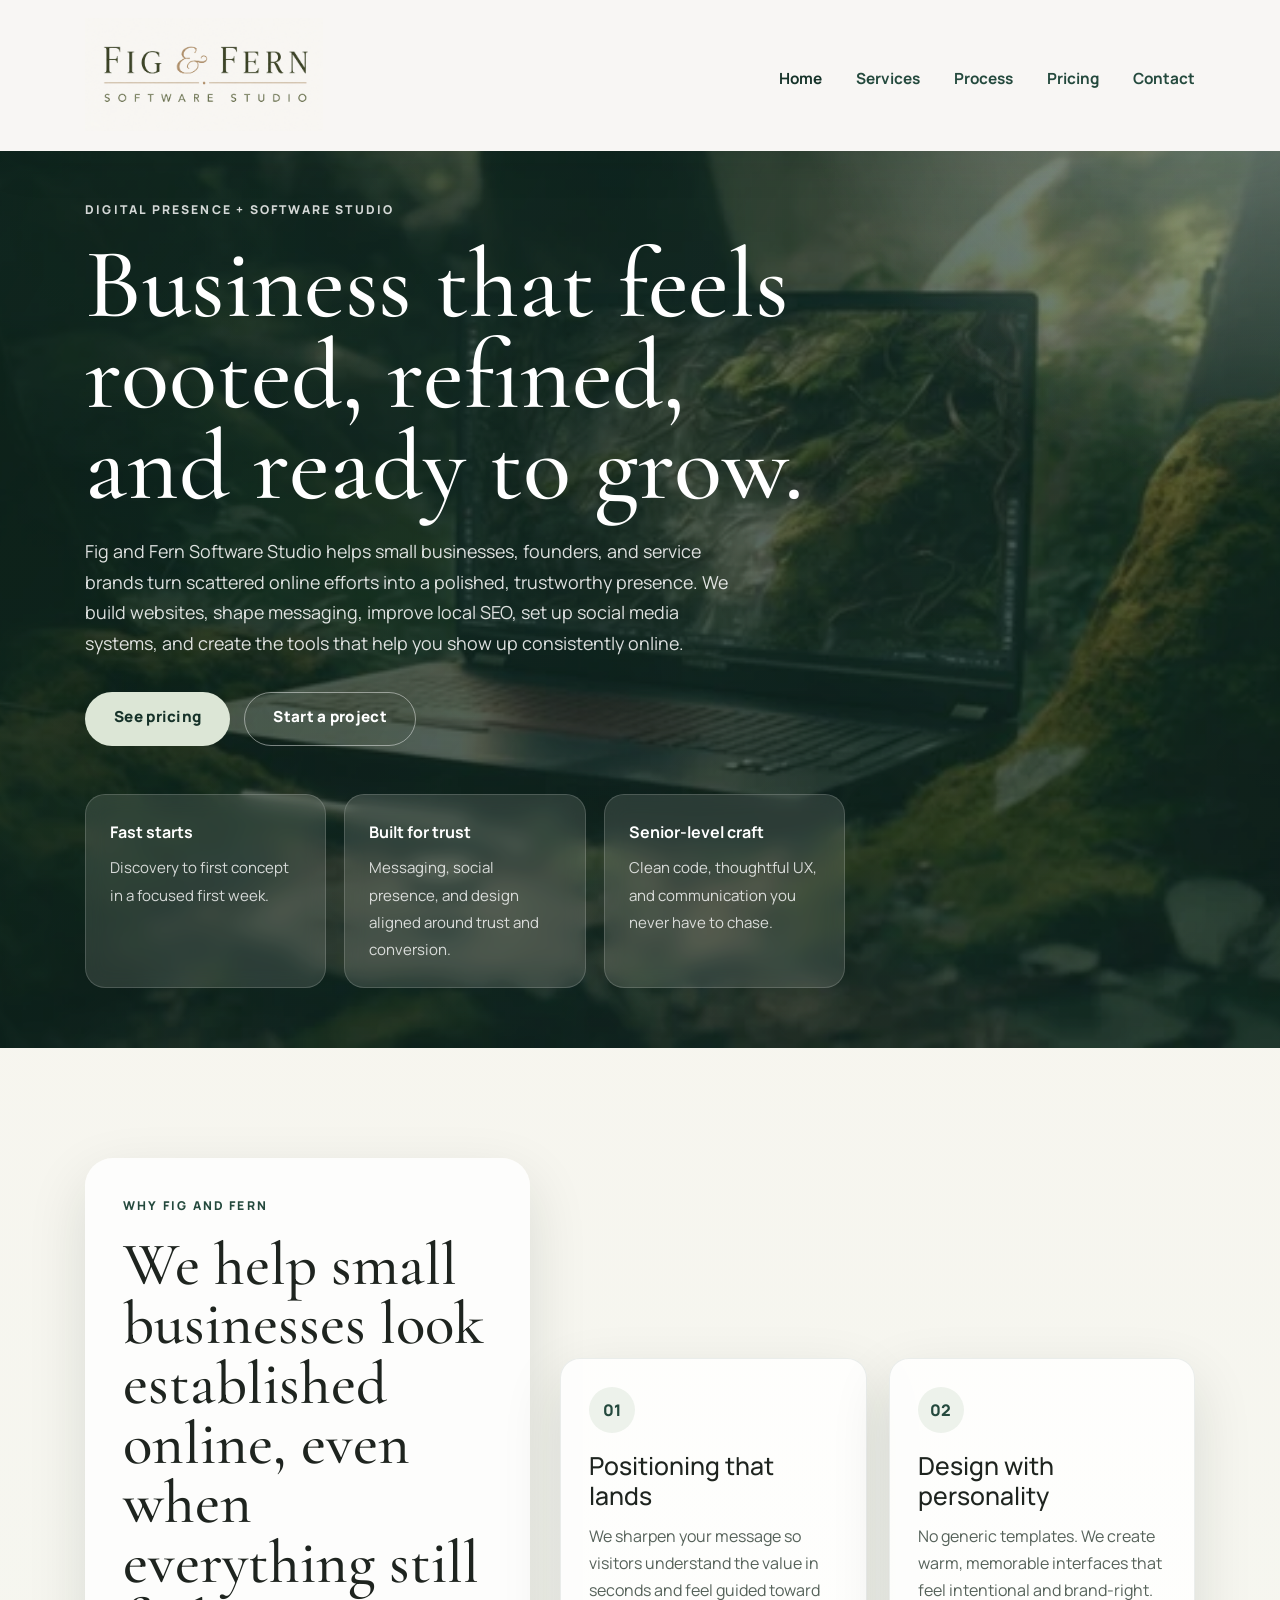
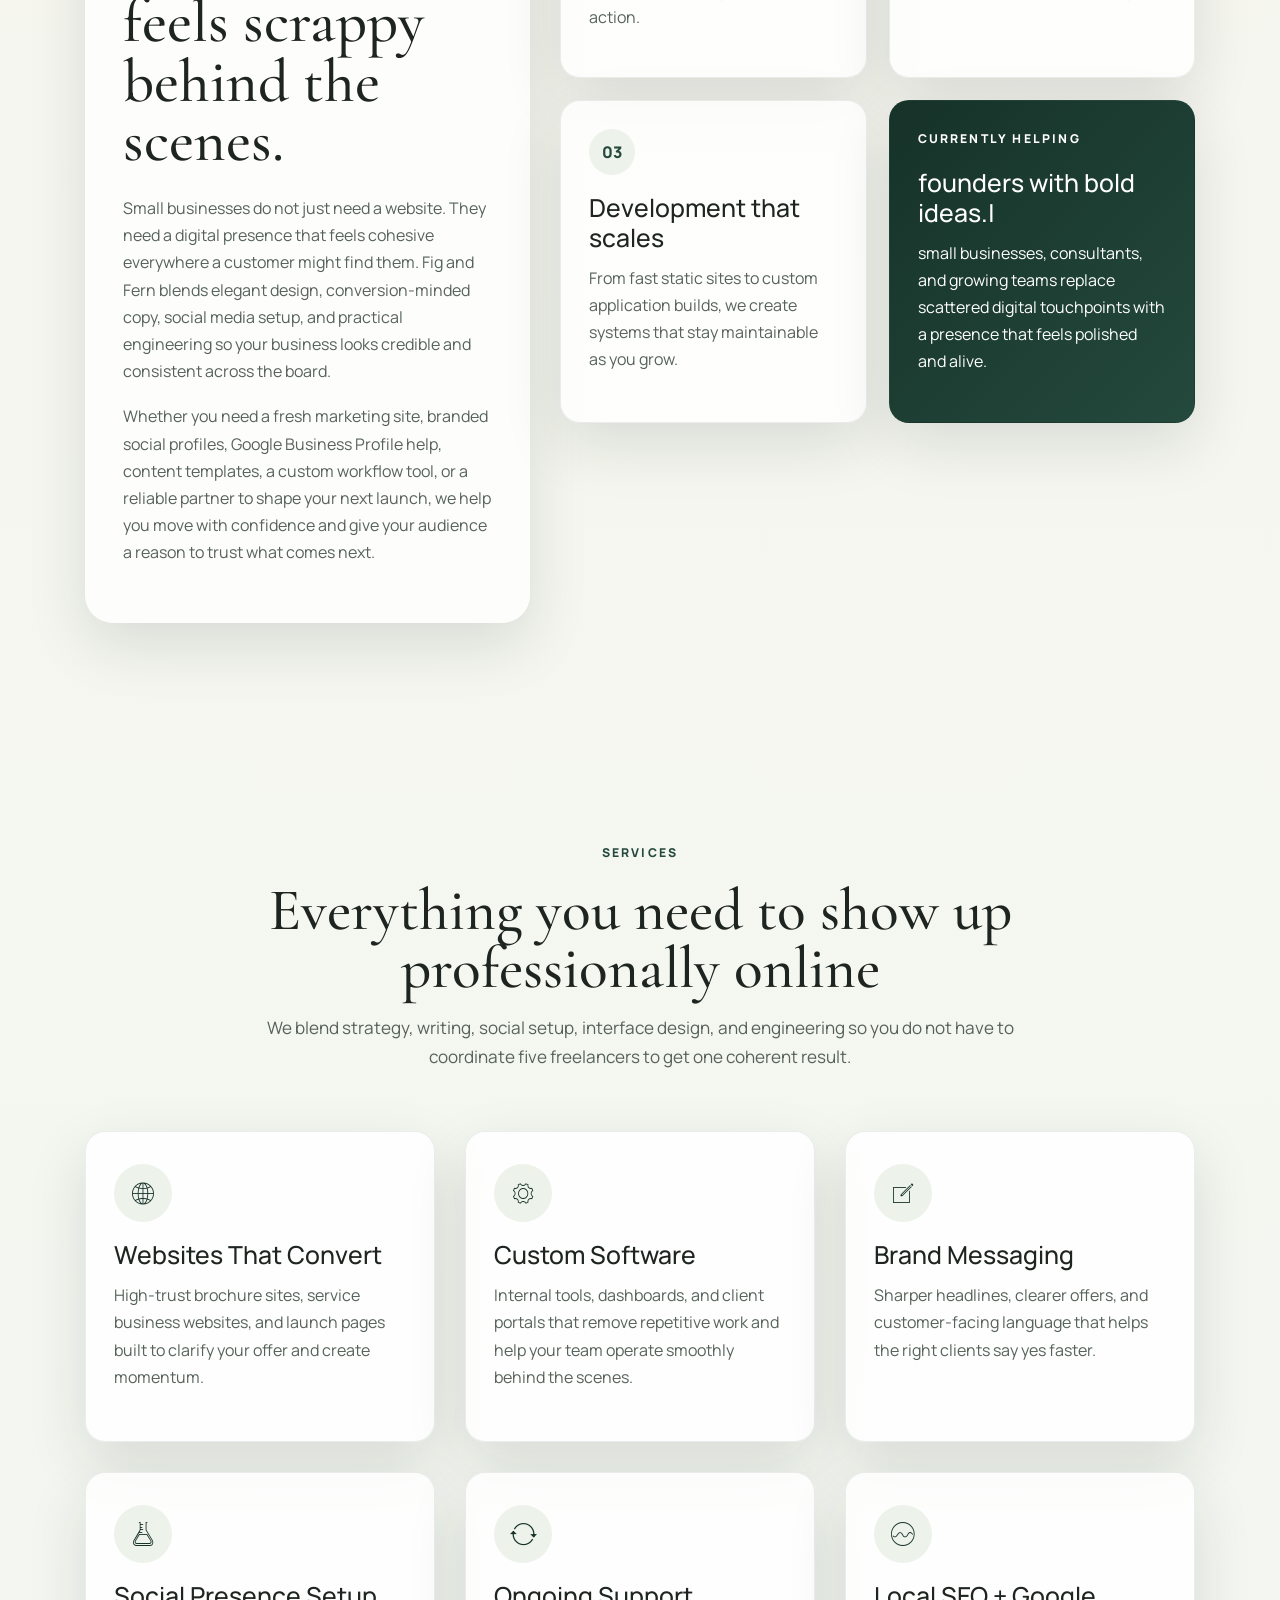
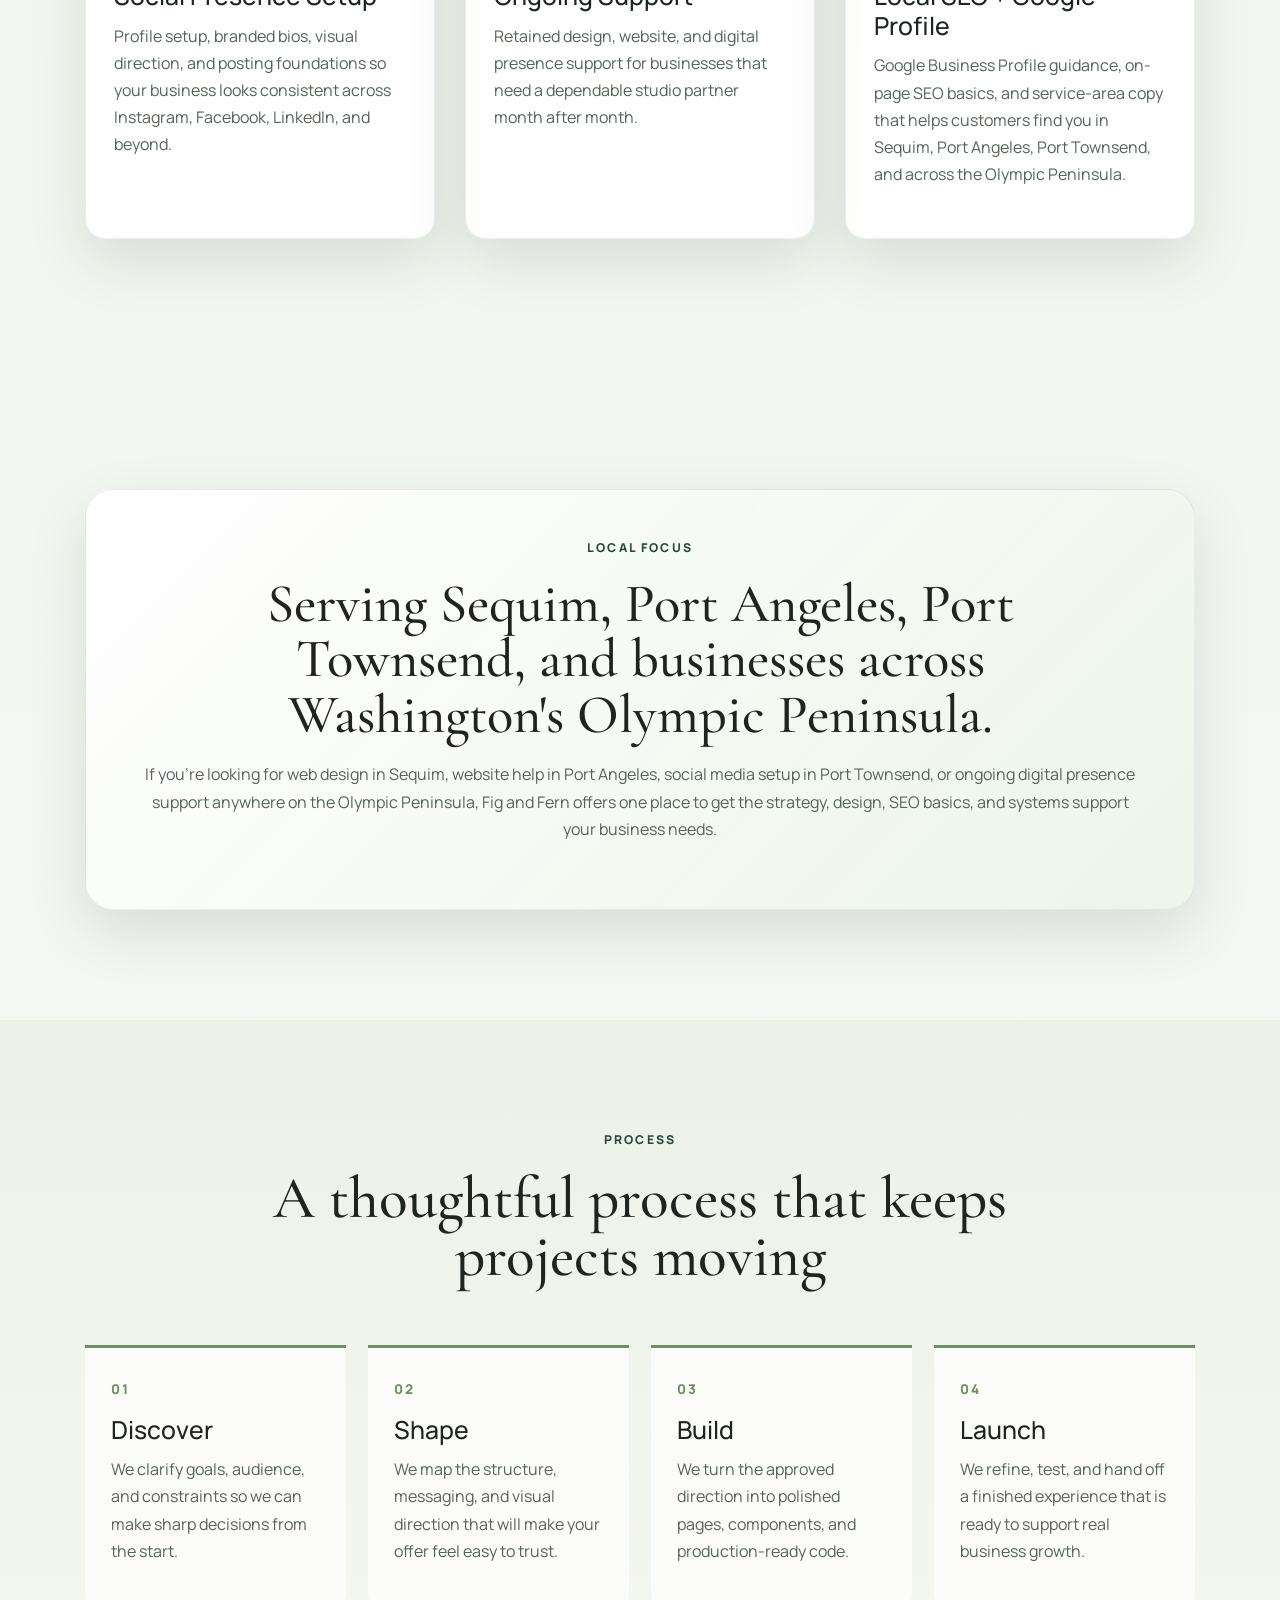
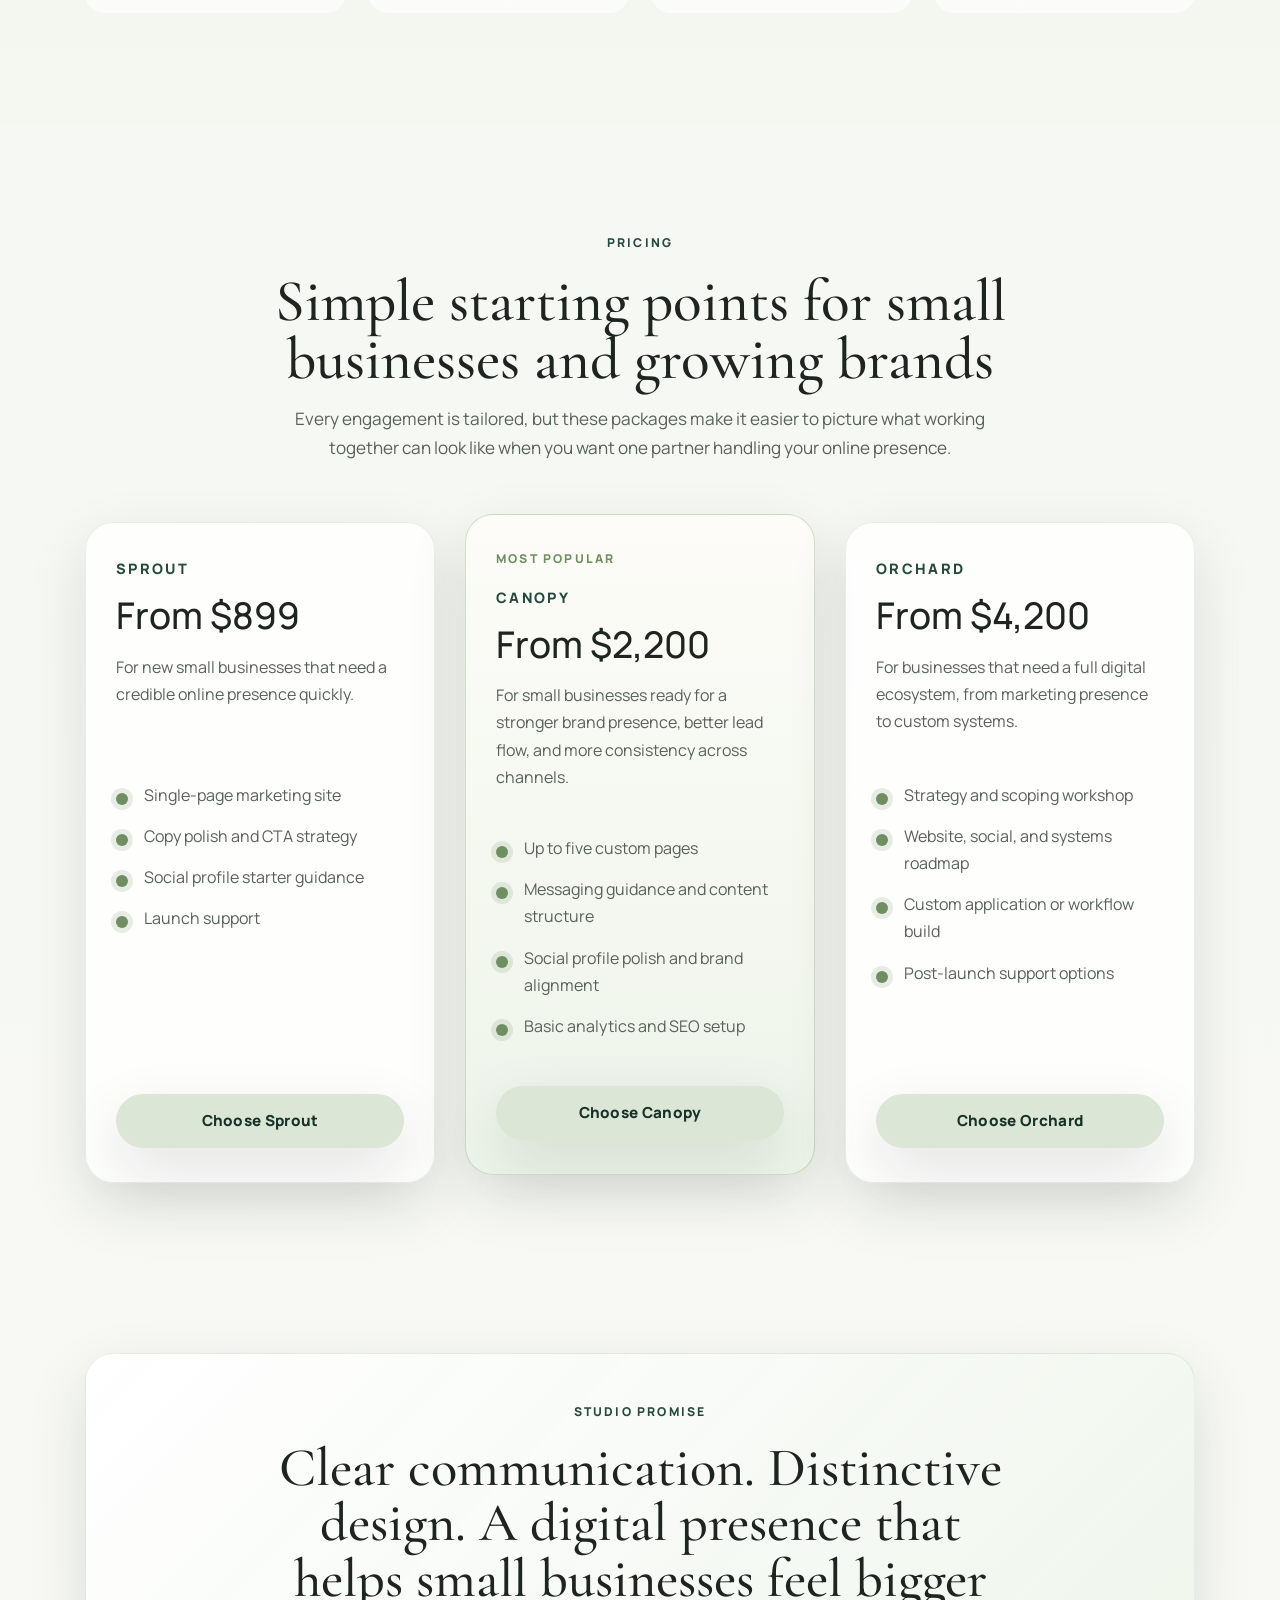
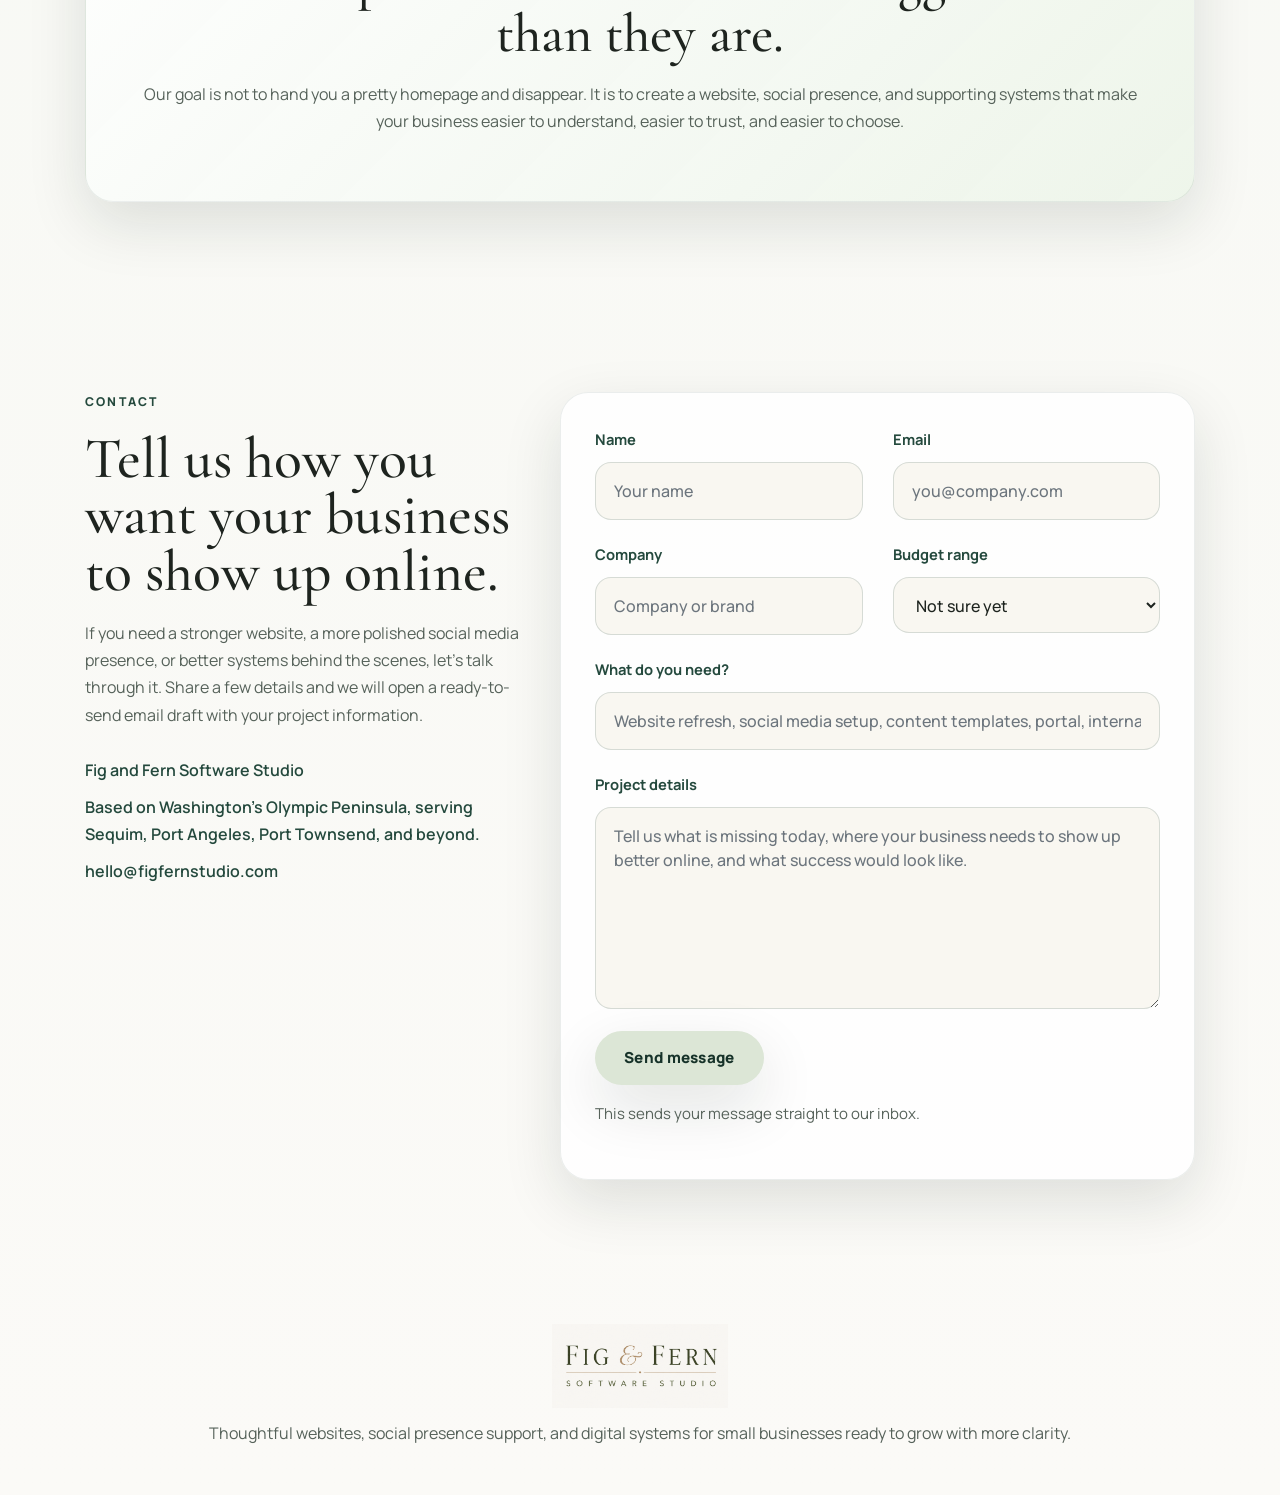
<file: index.html>
<!doctype html>
<html lang="en">
  <head>
    <!-- Google tag (gtag.js) -->
    <script async src="https://www.googletagmanager.com/gtag/js?id=G-KV9ZY6RDH9"></script>
    <script>
      window.dataLayer = window.dataLayer || [];
      function gtag() {
        dataLayer.push(arguments);
      }
      gtag("js", new Date());

      gtag("config", "G-KV9ZY6RDH9");
    </script>

    <meta charset="utf-8" />
    <meta content="width=device-width, initial-scale=1.0" name="viewport" />

    <title>
      Fig and Fern | Web Design, SEO & Social Media on the Olympic Peninsula
    </title>
    <meta
      content="Web design, social media setup, local SEO, and custom software for small businesses in Sequim, Port Angeles, Port Townsend, and across Washington's Olympic Peninsula."
      name="description"
    />
    <meta
      content="Olympic Peninsula web design, Sequim web design, Port Angeles web design, Port Townsend web design, small business website design, social media setup, local SEO, Google Business Profile, custom software, brand messaging, Washington web designer, washington marketing, marketing for small business, web design for small business, web design for service businesses, web design for consultants, web design for founders"
      name="keywords"
    />
    <meta property="og:type" content="website" />
    <meta property="og:site_name" content="Fig and Fern Software Studio" />
    <meta
      property="og:title"
      content="Fig and Fern | Web Design, SEO & Social Media on the Olympic Peninsula"
    />
    <meta
      property="og:description"
      content="Web design, social media setup, SEO, and custom software for small businesses across Washington's Olympic Peninsula."
    />
    <meta property="og:url" content="https://figfernstudio.com/" />
    <meta
      property="og:image"
      content="https://figfernstudio.com/images/title-logo.png"
    />
    <meta property="og:image:type" content="image/png" />
    <meta property="og:image:width" content="1200" />
    <meta property="og:image:height" content="630" />
    <meta
      property="og:image:alt"
      content="Fig and Fern Software Studio social sharing graphic"
    />
    <meta name="twitter:card" content="summary_large_image" />
    <meta
      name="twitter:title"
      content="Fig and Fern | Web Design, SEO & Social Media on the Olympic Peninsula"
    />
    <meta
      name="twitter:description"
      content="Web design, social media setup, local SEO, and custom software for small businesses in Sequim, Port Angeles, Port Townsend, and across Washington's Olympic Peninsula."
    />
    <meta
      name="twitter:image"
      content="https://figfernstudio.com/images/title-logo.png"
    />
    <link rel="canonical" href="https://figfernstudio.com/" />
    <script type="application/ld+json">
      {
        "@context": "https://schema.org",
        "@type": "ProfessionalService",
        "name": "Fig and Fern Software Studio",
        "url": "https://figfernstudio.com/",
        "image": "https://figfernstudio.com/images/title-logo.png",
        "description": "Web design, social media setup, local SEO, and custom software for small businesses in Sequim, Port Angeles, Port Townsend, and across Washington's Olympic Peninsula.",
        "email": "hello@figfernstudio.com",
        "areaServed": [
          { "@type": "City", "name": "Sequim, Washington" },
          { "@type": "City", "name": "Port Angeles, Washington" },
          { "@type": "City", "name": "Port Townsend, Washington" },
          {
            "@type": "AdministrativeArea",
            "name": "Olympic Peninsula, Washington"
          }
        ],
        "serviceType": [
          "Web design",
          "Social media setup",
          "Local SEO",
          "Google Business Profile help",
          "Custom software",
          "Brand messaging"
        ]
      }
    </script>

    <link
      href="https://fonts.googleapis.com/css2?family=Manrope:wght@400;500;600;700;800&family=Cormorant+Garamond:wght@500;600;700&display=swap"
      rel="stylesheet"
    />

    <link href="lib/bootstrap/css/bootstrap.min.css" rel="stylesheet" />
    <link href="lib/ionicons/css/ionicons.min.css" rel="stylesheet" />
    <link href="lib/hover/hover.min.css" rel="stylesheet" />
    <link href="css/style.css" rel="stylesheet" />
    <link href="css/responsive.css" rel="stylesheet" />
    <link rel="shortcut icon" href="images/favicon.ico" />
  </head>

  <body>
    <nav id="main-nav">
      <div class="row">
        <div class="container">
          <div class="logo">
            <a href="#header" aria-label="Fig and Fern home">
              <img
                src="images/title-logo.png"
                alt="Fig and Fern Software Studio logo"
                class="navbar-logo"
              />
            </a>
          </div>

          <div class="responsive">
            <i data-icon="m" class="ion-navicon-round"></i>
          </div>

          <ul class="nav-menu list-unstyled">
            <li><a href="#header" class="smoothScroll">Home</a></li>
            <li><a href="#services" class="smoothScroll">Services</a></li>
            <li><a href="#process" class="smoothScroll">Process</a></li>
            <li><a href="#pricing" class="smoothScroll">Pricing</a></li>
            <li><a href="#contact" class="smoothScroll">Contact</a></li>
          </ul>
        </div>
      </div>
    </nav>

    <header id="header" class="home hero-section">
      <div class="hero-overlay"></div>
      <div class="container">
        <div class="header-content">
          <p class="eyebrow">Digital Presence + Software Studio</p>
          <h1>Business that feels rooted, refined, and ready to grow.</h1>
          <p class="hero-lead">
            Fig and Fern Software Studio helps small businesses, founders, and
            service brands turn scattered online efforts into a polished,
            trustworthy presence. We build websites, shape messaging, improve
            local SEO, set up social media systems, and create the tools that
            help you show up consistently online.
          </p>

          <div class="hero-actions">
            <a href="#pricing" class="btn btn-primary smoothScroll"
              >See pricing</a
            >
            <a href="#contact" class="btn btn-secondary smoothScroll"
              >Start a project</a
            >
          </div>

          <div class="hero-metrics">
            <div class="metric-card">
              <strong>Fast starts</strong>
              <span>Discovery to first concept in a focused first week.</span>
            </div>
            <div class="metric-card">
              <strong>Built for trust</strong>
              <span
                >Messaging, social presence, and design aligned around trust and
                conversion.</span
              >
            </div>
            <div class="metric-card">
              <strong>Senior-level craft</strong>
              <span
                >Clean code, thoughtful UX, and communication you never have to
                chase.</span
              >
            </div>
          </div>
        </div>
      </div>
    </header>

    <section id="about" class="paddsection story-section">
      <div class="container">
        <div class="row align-items-center">
          <div class="col-lg-5">
            <div class="story-card">
              <p class="section-kicker">Why Fig and Fern</p>
              <h2>
                We help small businesses look established online, even when
                everything still feels scrappy behind the scenes.
              </h2>
              <p>
                Small businesses do not just need a website. They need a digital
                presence that feels cohesive everywhere a customer might find
                them. Fig and Fern blends elegant design, conversion-minded
                copy, social media setup, and practical engineering so your
                business looks credible and consistent across the board.
              </p>
              <p>
                Whether you need a fresh marketing site, branded social
                profiles, Google Business Profile help, content templates, a
                custom workflow tool, or a reliable partner to shape your next
                launch, we help you move with confidence and give your audience
                a reason to trust what comes next.
              </p>
            </div>
          </div>

          <div class="col-lg-7">
            <div class="story-grid">
              <div class="story-panel">
                <span class="panel-number">01</span>
                <h3>Positioning that lands</h3>
                <p>
                  We sharpen your message so visitors understand the value in
                  seconds and feel guided toward action.
                </p>
              </div>
              <div class="story-panel">
                <span class="panel-number">02</span>
                <h3>Design with personality</h3>
                <p>
                  No generic templates. We create warm, memorable interfaces
                  that feel intentional and brand-right.
                </p>
              </div>
              <div class="story-panel">
                <span class="panel-number">03</span>
                <h3>Development that scales</h3>
                <p>
                  From fast static sites to custom application builds, we create
                  systems that stay maintainable as you grow.
                </p>
              </div>
              <div class="story-panel accent-panel">
                <p class="mini-label">Currently helping</p>
                <h3><span class="typed"></span></h3>
                <p>
                  small businesses, consultants, and growing teams replace
                  scattered digital touchpoints with a presence that feels
                  polished and alive.
                </p>
              </div>
            </div>
          </div>
        </div>
      </div>
    </section>

    <section id="services" class="paddsection">
      <div class="container">
        <div class="section-title text-center">
          <p class="section-kicker">Services</p>
          <h2>Everything you need to show up professionally online</h2>
          <p class="section-intro">
            We blend strategy, writing, social setup, interface design, and
            engineering so you do not have to coordinate five freelancers to get
            one coherent result.
          </p>
        </div>

        <div class="row">
          <div class="col-lg-4 col-md-6 mb-30">
            <div class="service-card">
              <i class="ion-ios-world-outline"></i>
              <h3>Websites That Convert</h3>
              <p>
                High-trust brochure sites, service business websites, and launch
                pages built to clarify your offer and create momentum.
              </p>
            </div>
          </div>
          <div class="col-lg-4 col-md-6 mb-30">
            <div class="service-card">
              <i class="ion-ios-gear-outline"></i>
              <h3>Custom Software</h3>
              <p>
                Internal tools, dashboards, and client portals that remove
                repetitive work and help your team operate smoothly behind the
                scenes.
              </p>
            </div>
          </div>
          <div class="col-lg-4 col-md-6 mb-30">
            <div class="service-card">
              <i class="ion-ios-compose-outline"></i>
              <h3>Brand Messaging</h3>
              <p>
                Sharper headlines, clearer offers, and customer-facing language
                that helps the right clients say yes faster.
              </p>
            </div>
          </div>
          <div class="col-lg-4 col-md-6 mb-30">
            <div class="service-card">
              <i class="ion-ios-flask-outline"></i>
              <h3>Social Presence Setup</h3>
              <p>
                Profile setup, branded bios, visual direction, and posting
                foundations so your business looks consistent across Instagram,
                Facebook, LinkedIn, and beyond.
              </p>
            </div>
          </div>
          <div class="col-lg-4 col-md-6 mb-30">
            <div class="service-card">
              <i class="ion-ios-loop-strong"></i>
              <h3>Ongoing Support</h3>
              <p>
                Retained design, website, and digital presence support for
                businesses that need a dependable studio partner month after
                month.
              </p>
            </div>
          </div>
          <div class="col-lg-4 col-md-6 mb-30">
            <div class="service-card">
              <i class="ion-ios-analytics-outline"></i>
              <h3>Local SEO + Google Profile</h3>
              <p>
                Google Business Profile guidance, on-page SEO basics, and
                service-area copy that helps customers find you in Sequim, Port
                Angeles, Port Townsend, and across the Olympic Peninsula.
              </p>
            </div>
          </div>
        </div>
      </div>
    </section>

    <section id="service-area" class="paddsection service-area-section">
      <div class="container">
        <div class="testimonial-shell">
          <p class="section-kicker">Local Focus</p>
          <h2>
            Serving Sequim, Port Angeles, Port Townsend, and businesses across
            Washington's Olympic Peninsula.
          </h2>
          <p>
            If you're looking for web design in Sequim, website help in Port
            Angeles, social media setup in Port Townsend, or ongoing digital
            presence support anywhere on the Olympic Peninsula, Fig and Fern
            offers one place to get the strategy, design, SEO basics, and
            systems support your business needs.
          </p>
        </div>
      </div>
    </section>

    <section id="process" class="paddsection process-section">
      <div class="container">
        <div class="section-title text-center">
          <p class="section-kicker">Process</p>
          <h2>A thoughtful process that keeps projects moving</h2>
        </div>

        <div class="process-steps">
          <div class="process-step">
            <span>01</span>
            <h3>Discover</h3>
            <p>
              We clarify goals, audience, and constraints so we can make sharp
              decisions from the start.
            </p>
          </div>
          <div class="process-step">
            <span>02</span>
            <h3>Shape</h3>
            <p>
              We map the structure, messaging, and visual direction that will
              make your offer feel easy to trust.
            </p>
          </div>
          <div class="process-step">
            <span>03</span>
            <h3>Build</h3>
            <p>
              We turn the approved direction into polished pages, components,
              and production-ready code.
            </p>
          </div>
          <div class="process-step">
            <span>04</span>
            <h3>Launch</h3>
            <p>
              We refine, test, and hand off a finished experience that is ready
              to support real business growth.
            </p>
          </div>
        </div>
      </div>
    </section>

    <section id="pricing" class="paddsection pricing-section">
      <div class="container">
        <div class="section-title text-center">
          <p class="section-kicker">Pricing</p>
          <h2>
            Simple starting points for small businesses and growing brands
          </h2>
          <p class="section-intro">
            Every engagement is tailored, but these packages make it easier to
            picture what working together can look like when you want one
            partner handling your online presence.
          </p>
        </div>

        <div class="row justify-content-center">
          <div class="col-lg-4 col-md-6 mb-30">
            <div class="pricing-card">
              <p class="plan-name">Sprout</p>
              <h3>From $899</h3>
              <p class="plan-summary">
                For new small businesses that need a credible online presence
                quickly.
              </p>
              <ul class="plan-list list-unstyled">
                <li>Single-page marketing site</li>
                <li>Copy polish and CTA strategy</li>
                <li>Social profile starter guidance</li>
                <li>Launch support</li>
              </ul>
              <button type="button" class="btn btn-primary plan-cta" data-plan="Sprout">
                Choose Sprout
              </button>
            </div>
          </div>

          <div class="col-lg-4 col-md-6 mb-30">
            <div class="pricing-card featured-plan">
              <p class="plan-badge">Most popular</p>
              <p class="plan-name">Canopy</p>
              <h3>From $2,200</h3>
              <p class="plan-summary">
                For small businesses ready for a stronger brand presence, better
                lead flow, and more consistency across channels.
              </p>
              <ul class="plan-list list-unstyled">
                <li>Up to five custom pages</li>
                <li>Messaging guidance and content structure</li>
                <li>Social profile polish and brand alignment</li>
                <li>Basic analytics and SEO setup</li>
              </ul>
              <button type="button" class="btn btn-primary plan-cta" data-plan="Canopy">
                Choose Canopy
              </button>
            </div>
          </div>

          <div class="col-lg-4 col-md-6 mb-30">
            <div class="pricing-card">
              <p class="plan-name">Orchard</p>
              <h3>From $4,200</h3>
              <p class="plan-summary">
                For businesses that need a full digital ecosystem, from
                marketing presence to custom systems.
              </p>
              <ul class="plan-list list-unstyled">
                <li>Strategy and scoping workshop</li>
                <li>Website, social, and systems roadmap</li>
                <li>Custom application or workflow build</li>
                <li>Post-launch support options</li>
              </ul>
              <button type="button" class="btn btn-primary plan-cta" data-plan="Orchard">
                Choose Orchard
              </button>
            </div>
          </div>
        </div>
      </div>
    </section>

    <section class="paddsection testimonial-section">
      <div class="container">
        <div class="testimonial-shell">
          <p class="section-kicker">Studio Promise</p>
          <h2>
            Clear communication. Distinctive design. A digital presence that
            helps small businesses feel bigger than they are.
          </h2>
          <p>
            Our goal is not to hand you a pretty homepage and disappear. It is
            to create a website, social presence, and supporting systems that
            make your business easier to understand, easier to trust, and easier
            to choose.
          </p>
        </div>
      </div>
    </section>

    <section id="contact" class="paddsection contact-section">
      <div class="container">
        <div class="row align-items-start">
          <div class="col-lg-5">
            <div class="contact-copy">
              <p class="section-kicker">Contact</p>
              <h2>Tell us how you want your business to show up online.</h2>
              <p>
                If you need a stronger website, a more polished social media
                presence, or better systems behind the scenes, let's talk
                through it. Share a few details and we will open a ready-to-send
                email draft with your project information.
              </p>

              <ul class="contact-details">
                <li><span>Fig and Fern Software Studio</span></li>
                <li>
                  <span
                    >Based on Washington's Olympic Peninsula, serving Sequim,
                    Port Angeles, Port Townsend, and beyond.</span
                  >
                </li>
                <li>
                  <span
                    ><a href="mailto:hello@figfernstudio.com"
                      >hello@figfernstudio.com</a
                    ></span
                  >
                </li>
              </ul>
            </div>
          </div>

          <div class="col-lg-7">
            <form
              id="contact-form"
              class="contact-form-card"
              action="https://formsubmit.co/hello@figfernstudio.com"
              method="POST"
            >
              <input type="hidden" name="_subject" value="New inquiry from Fig and Fern website" />
              <input type="hidden" name="_captcha" value="false" />
              <input type="hidden" name="_template" value="table" />
              <input
                type="hidden"
                name="_next"
                value="https://figfernstudio.com/thank-you.html"
              />
              <input
                type="text"
                name="_honey"
                style="display: none"
                tabindex="-1"
                autocomplete="off"
              />
              <div class="row">
                <div class="col-md-6">
                  <div class="form-group">
                    <label for="name">Name</label>
                    <input
                      type="text"
                      name="name"
                      class="form-control"
                      id="name"
                      placeholder="Your name"
                      required
                    />
                  </div>
                </div>
                <div class="col-md-6">
                  <div class="form-group">
                    <label for="email">Email</label>
                    <input
                      type="email"
                      class="form-control"
                      name="email"
                      id="email"
                      placeholder="you@company.com"
                      required
                    />
                  </div>
                </div>
                <div class="col-md-6">
                  <div class="form-group">
                    <label for="company">Company</label>
                    <input
                      type="text"
                      class="form-control"
                      name="company"
                      id="company"
                      placeholder="Company or brand"
                    />
                  </div>
                </div>
                <div class="col-md-6">
                  <div class="form-group">
                    <label for="budget">Budget range</label>
                    <select class="form-control" name="budget" id="budget">
                      <option value="Not sure yet">Not sure yet</option>
                      <option value="Under $3k">Under $3k</option>
                      <option value="$3k - $6k">$3k - $6k</option>
                      <option value="$6k - $10k">$6k - $10k</option>
                      <option value="$10k+">$10k+</option>
                    </select>
                  </div>
                </div>
                <div class="col-12">
                  <div class="form-group">
                    <label for="projectType">What do you need?</label>
                    <input
                      type="text"
                      class="form-control"
                      name="projectType"
                      id="projectType"
                      placeholder="Website refresh, social media setup, content templates, portal, internal tool..."
                    />
                  </div>
                </div>
                <div class="col-12">
                  <div class="form-group">
                    <label for="message">Project details</label>
                    <textarea
                      class="form-control"
                      name="message"
                      id="message"
                      rows="7"
                      placeholder="Tell us what is missing today, where your business needs to show up better online, and what success would look like."
                      required
                    ></textarea>
                  </div>
                </div>
                <div class="col-12">
                  <button type="submit" class="btn btn-primary btn-send">
                    Send message
                  </button>
                  <p id="form-note" class="form-note">
                    This sends your message straight to our inbox.
                  </p>
                </div>
              </div>
            </form>
          </div>
        </div>
      </div>
    </section>

    <footer id="footer" class="text-center">
      <div class="container">
        <p class="footer-brand">
          <img
            src="images/title-logo.png"
            alt="Fig and Fern Software Studio logo"
            class="footer-logo"
          />
        </p>
        <p class="footer-copy">
          Thoughtful websites, social presence support, and digital systems for
          small businesses ready to grow with more clarity.
        </p>
      </div>
    </footer>

    <div id="toast-overlay" class="toast-overlay"></div>
    <div id="toast" class="toast" role="alertdialog" aria-live="assertive" aria-labelledby="toast-title">
      <button type="button" class="toast-close" id="toast-close" aria-label="Dismiss">
        &times;
      </button>
      <div class="toast-icon toast-icon-error">!</div>
      <div class="toast-body">
        <p class="toast-title" id="toast-title">Something went wrong</p>
        <p class="toast-message" id="toast-message">
          Please email hello@figfernstudio.com directly.
        </p>
      </div>
      <button type="button" class="btn btn-primary toast-confirm" id="toast-confirm">
        Got it
      </button>
    </div>

    <div
      id="plan-email-modal"
      class="toast toast--form"
      role="dialog"
      aria-labelledby="plan-email-title"
    >
      <button
        type="button"
        class="toast-close"
        id="plan-email-close"
        aria-label="Dismiss"
      >
        &times;
      </button>
      <p class="toast-title" id="plan-email-title">
        Interested in <span id="plan-email-name">this plan</span>?
      </p>
      <p class="toast-message">
        Drop your email and we'll follow up right away. You can add a few more
        details next.
      </p>
      <form id="plan-email-form" class="plan-form">
        <input type="hidden" name="plan" id="plan-email-plan-field" />
        <input
          type="hidden"
          name="_subject"
          value="Quick pricing lead from Fig and Fern website"
        />
        <input type="hidden" name="_captcha" value="false" />
        <input
          type="text"
          name="_honey"
          style="display: none"
          tabindex="-1"
          autocomplete="off"
        />
        <div class="form-group">
          <label for="plan-email-input" class="sr-only">Email</label>
          <input
            type="email"
            class="form-control"
            id="plan-email-input"
            name="email"
            placeholder="you@company.com"
            required
          />
        </div>
        <button
          type="submit"
          class="btn btn-primary plan-form-submit"
          id="plan-email-submit"
        >
          Continue
        </button>
        <p class="form-note" id="plan-email-note"></p>
      </form>
    </div>

    <div
      id="plan-details-modal"
      class="toast toast--form toast--wide"
      role="dialog"
      aria-labelledby="plan-details-title"
    >
      <button
        type="button"
        class="toast-close"
        id="plan-details-close"
        aria-label="Dismiss"
      >
        &times;
      </button>
      <p class="toast-title" id="plan-details-title">
        Great — a few more details
      </p>
      <p class="toast-message">
        This helps us prep for our first conversation. Skip it if you're
        short on time — we already have your email.
      </p>
      <form id="plan-details-form" class="plan-form">
        <input type="hidden" name="plan" id="plan-details-plan-field" />
        <input type="hidden" name="email" id="plan-details-email-field" />
        <input
          type="hidden"
          name="_subject"
          value="New pricing inquiry from Fig and Fern website"
        />
        <input type="hidden" name="_captcha" value="false" />
        <input
          type="hidden"
          name="_next"
          value="https://figfernstudio.com/thank-you.html"
        />
        <input
          type="text"
          name="_honey"
          style="display: none"
          tabindex="-1"
          autocomplete="off"
        />
        <div class="form-group">
          <label for="plan-details-name">Name</label>
          <input
            type="text"
            class="form-control"
            id="plan-details-name"
            name="name"
            placeholder="Your name"
          />
        </div>
        <div class="form-group">
          <label for="plan-details-company">Company</label>
          <input
            type="text"
            class="form-control"
            id="plan-details-company"
            name="company"
            placeholder="Company or brand"
          />
        </div>
        <div class="form-group">
          <label for="plan-details-project">What do you need?</label>
          <input
            type="text"
            class="form-control"
            id="plan-details-project"
            name="projectType"
            placeholder="Website refresh, social media setup, content templates, portal, internal tool..."
          />
        </div>
        <div class="form-group">
          <label for="plan-details-message">Anything else?</label>
          <textarea
            class="form-control"
            id="plan-details-message"
            name="message"
            rows="4"
            placeholder="Tell us more about your goals."
          ></textarea>
        </div>
        <div class="plan-form-actions">
          <button
            type="submit"
            class="btn btn-primary plan-form-submit"
            id="plan-details-submit"
          >
            Send details
          </button>
          <button type="button" class="btn btn-secondary" id="plan-details-skip">
            Maybe later
          </button>
        </div>
        <p class="form-note" id="plan-details-note"></p>
      </form>
    </div>

    <script src="lib/jquery/jquery.min.js"></script>
    <script src="lib/jquery/jquery-migrate.min.js"></script>
    <script src="lib/bootstrap/js/bootstrap.bundle.min.js"></script>
    <script src="lib/typed/typed.js"></script>
    <script src="js/main.js"></script>
    <script src="js/contact-form.js"></script>
    <script src="js/pricing-modals.js"></script>
  </body>
</html>
</file>
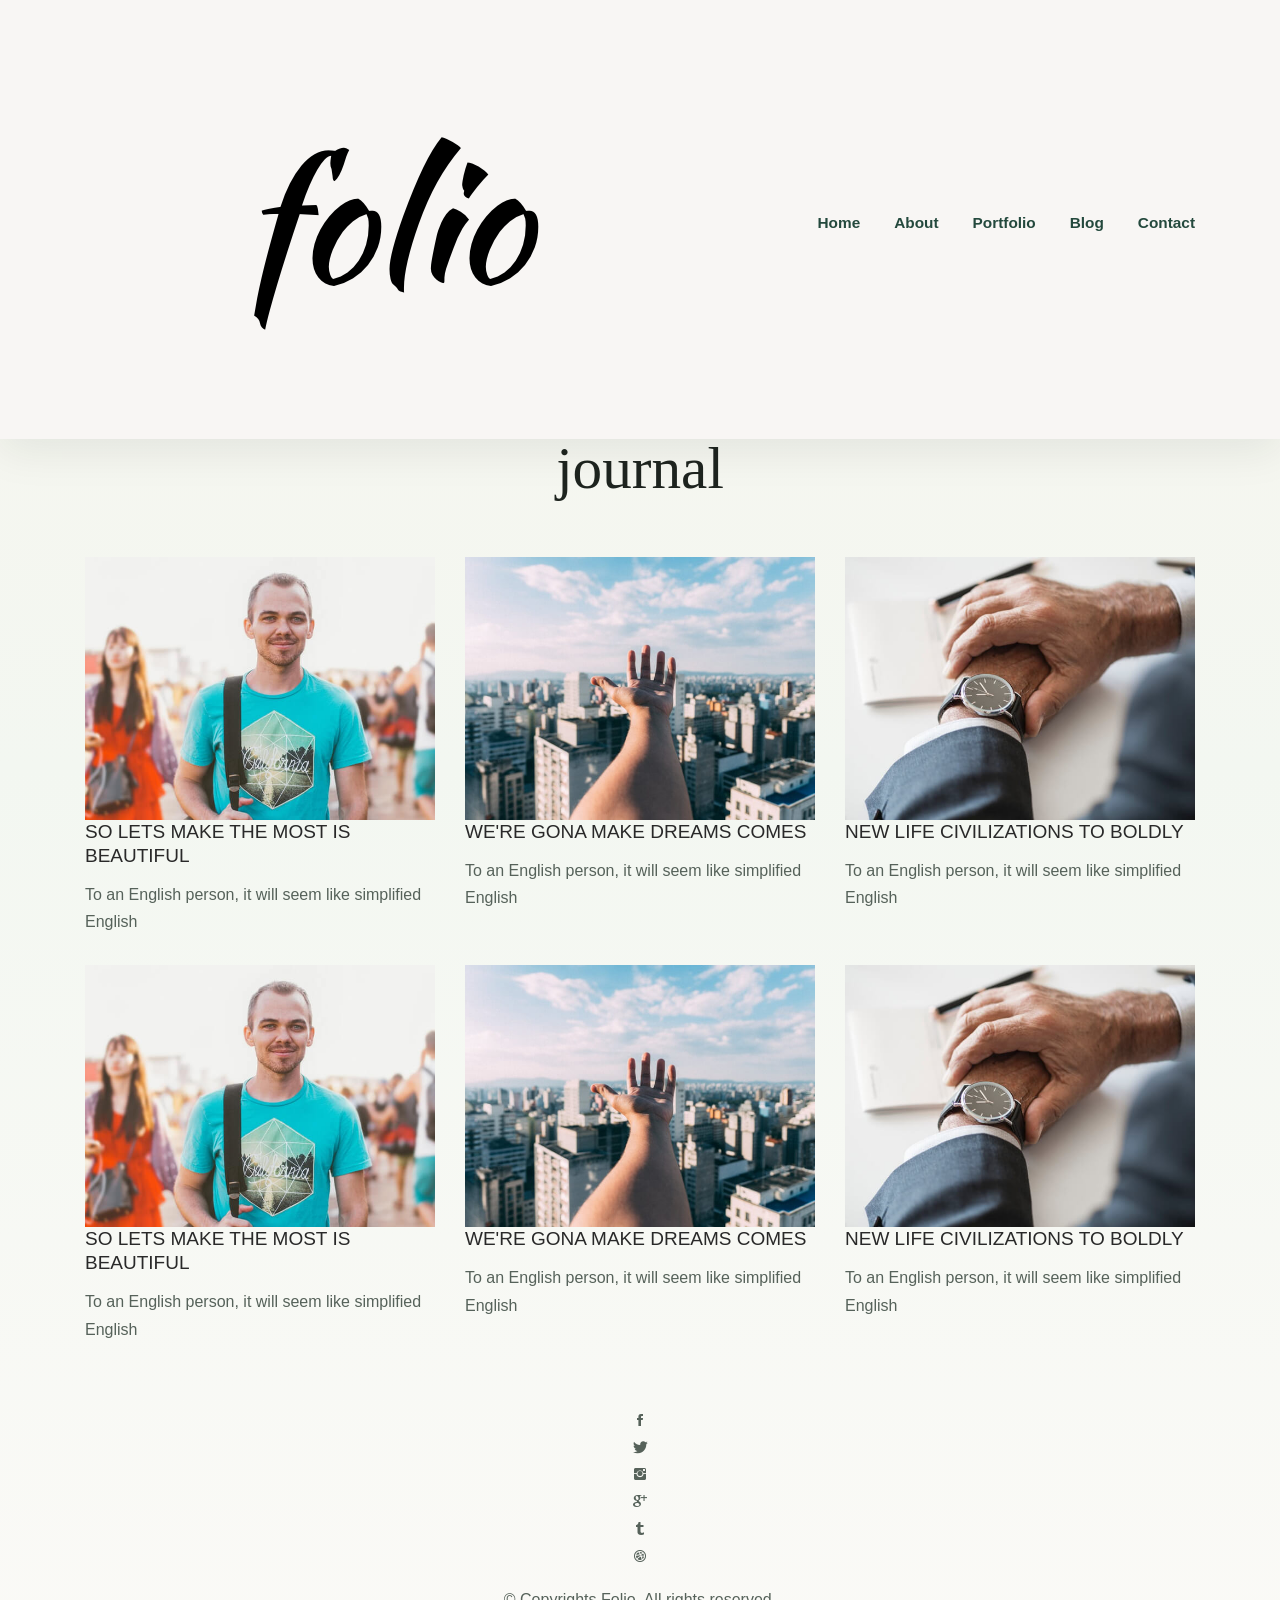
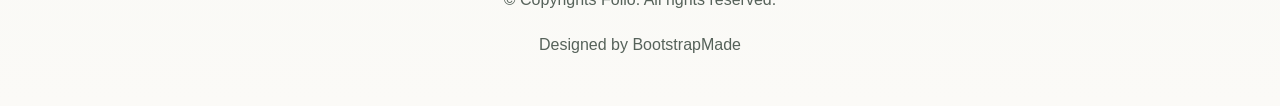
<file: blog-grid.html>
<!DOCTYPE html>
<html lang="en">

<head>
  <!-- meta -->
  <meta charset="utf-8">
  <meta content="width=device-width, initial-scale=1.0" name="viewport">

  <title>Folio - Blog Grid</title>
  <meta content="" name="keywords">
  <meta content="" name="description">

  <!-- Google Fonts -->
  <link href="https://fonts.googleapis.com/css?family=Poppins:300,300i,400,400i,500,500i,600,600i,700,700i|Playfair+Display:400,400i,700,700i,900,900i" rel="stylesheet">

  <!-- Bootstrap CSS File -->
  <link href="lib/bootstrap/css/bootstrap.min.css" rel="stylesheet">

  <!-- Libraries CSS Files -->
  <link href="lib/ionicons/css/ionicons.min.css" rel="stylesheet">
  <link href="lib/owlcarousel/assets/owl.carousel.min.css" rel="stylesheet">
  <link href="lib/magnific-popup/magnific-popup.css" rel="stylesheet">
  <link href="lib/hover/hover.min.css" rel="stylesheet">

  <!-- Blog Stylesheet File -->
  <link href="css/blog.css" rel="stylesheet">

  <!-- Main Stylesheet File -->
  <link href="css/style.css" rel="stylesheet">

  <!-- Responsive css -->
  <link href="css/responsive.css" rel="stylesheet">

  <!-- Favicon -->
  <link rel="shortcut icon" href="images/favicon.png">

  <!-- =======================================================
    Theme Name: Folio
    Theme URL: https://bootstrapmade.com/folio-bootstrap-portfolio-template/
    Author: BootstrapMade.com
    Author URL: https://bootstrapmade.com
  ======================================================= -->
</head>

<body>

  <!-- start section navbar -->
  <nav id="main-nav-subpage" class="subpage-nav">
    <div class="row">
      <div class="container">

        <div class="logo">
          <a href="index.html"><img src="images/logo.png" alt="logo"></a>
        </div>

        <div class="responsive"><i data-icon="m" class="ion-navicon-round"></i></div>

        <ul class="nav-menu list-unstyled">
          <li><a href="#homee" class="smoothScroll">Home</a></li>
          <li><a href="#about" class="smoothScroll">About</a></li>
          <li><a href="#portfolio" class="smoothScroll">Portfolio</a></li>
          <li><a href="#blog" class="smoothScroll">Blog</a></li>
          <li><a href="#contact" class="smoothScroll">Contact</a></li>
        </ul>

      </div>
    </div>
  </nav>
  <!-- End section navbar -->

  <!-- start section journal -->
  <div id="journal-blog" class="text-left  paddsections">

    <div class="container">
      <div class="section-title text-center">
        <h2>journal</h2>
      </div>
    </div>

    <div class="container">
      <div class="journal-block">
        <div class="row">

          <div class="col-lg-4 col-md-6">
            <div class="journal-info mb-30">

              <a href="blog-single.html"><img src="images/blog-post-1.jpg" class="img-responsive" alt="img"></a>

              <div class="journal-txt">

                <h4><a href="blog-single.html">SO LETS MAKE THE MOST IS BEAUTIFUL</a></h4>
                <p class="separator">To an English person, it will seem like simplified English
                </p>

              </div>

            </div>
          </div>

          <div class="col-lg-4 col-md-6">
            <div class="journal-info mb-30">

              <a href="blog-single.html"><img src="images/blog-post-2.jpg" class="img-responsive" alt="img"></a>

              <div class="journal-txt">

                <h4><a href="blog-single.html">WE'RE GONA MAKE DREAMS COMES</a></h4>
                <p class="separator">To an English person, it will seem like simplified English
                </p>

              </div>

            </div>
          </div>

          <div class="col-lg-4 col-md-6">
            <div class="journal-info mb-30">

              <a href="blog-single.html"><img src="images/blog-post-3.jpg" class="img-responsive" alt="img"></a>

              <div class="journal-txt">

                <h4><a href="blog-single.html">NEW LIFE CIVILIZATIONS TO BOLDLY</a></h4>
                <p class="separator">To an English person, it will seem like simplified English
                </p>

              </div>

            </div>
          </div>

          <div class="col-lg-4 col-md-6">
            <div class="journal-info mb-30">

              <a href="blog-single.html"><img src="images/blog-post-1.jpg" class="img-responsive" alt="img"></a>

              <div class="journal-txt">

                <h4><a href="blog-single.html">SO LETS MAKE THE MOST IS BEAUTIFUL</a></h4>
                <p class="separator">To an English person, it will seem like simplified English
                </p>

              </div>

            </div>
          </div>

          <div class="col-lg-4 col-md-6">
            <div class="journal-info mb-30">

              <a href="blog-single.html"><img src="images/blog-post-2.jpg" class="img-responsive" alt="img"></a>

              <div class="journal-txt">

                <h4><a href="blog-single.html">WE'RE GONA MAKE DREAMS COMES</a></h4>
                <p class="separator">To an English person, it will seem like simplified English
                </p>

              </div>

            </div>
          </div>

          <div class="col-lg-4 col-md-6">
            <div class="journal-info mb-30">

              <a href="blog-single.html"><img src="images/blog-post-3.jpg" class="img-responsive" alt="img"></a>

              <div class="journal-txt">

                <h4><a href="blog-single.html">NEW LIFE CIVILIZATIONS TO BOLDLY</a></h4>
                <p class="separator">To an English person, it will seem like simplified English
                </p>

              </div>

            </div>
          </div>

        </div>
      </div>
    </div>
  </div>
  <!-- End section journal -->


  <!-- start section footer -->
  <div id="footer" class="text-center">
    <div class="container">
      <div class="socials-media text-center">

        <ul class="list-unstyled">
          <li><a href="#"><i class="ion-social-facebook"></i></a></li>
          <li><a href="#"><i class="ion-social-twitter"></i></a></li>
          <li><a href="#"><i class="ion-social-instagram"></i></a></li>
          <li><a href="#"><i class="ion-social-googleplus"></i></a></li>
          <li><a href="#"><i class="ion-social-tumblr"></i></a></li>
          <li><a href="#"><i class="ion-social-dribbble"></i></a></li>
        </ul>

      </div>

      <p>&copy; Copyrights Folio. All rights reserved.</p>

      <div class="credits">
        <!--
          All the links in the footer should remain intact.
          You can delete the links only if you purchased the pro version.
          Licensing information: https://bootstrapmade.com/license/
          Purchase the pro version with working PHP/AJAX contact form: https://bootstrapmade.com/buy/?theme=Folio
        -->
        Designed by <a href="https://bootstrapmade.com/">BootstrapMade</a>
      </div>

    </div>
  </div>
  <!-- End section footer -->

  <!-- JavaScript Libraries -->
  <script src="lib/jquery/jquery.min.js"></script>
  <script src="lib/jquery/jquery-migrate.min.js"></script>
  <script src="lib/bootstrap/js/bootstrap.bundle.min.js"></script>
  <script src="lib/typed/typed.js"></script>
  <script src="lib/owlcarousel/owl.carousel.min.js"></script>
  <script src="lib/magnific-popup/magnific-popup.min.js"></script>
  <script src="lib/isotope/isotope.pkgd.min.js"></script>

  <!-- Contact Form JavaScript File -->
  <script src="contactform/contactform.js"></script>

  <!-- Template Main Javascript File -->
  <script src="js/main.js"></script>

</body>

</html>
</file>
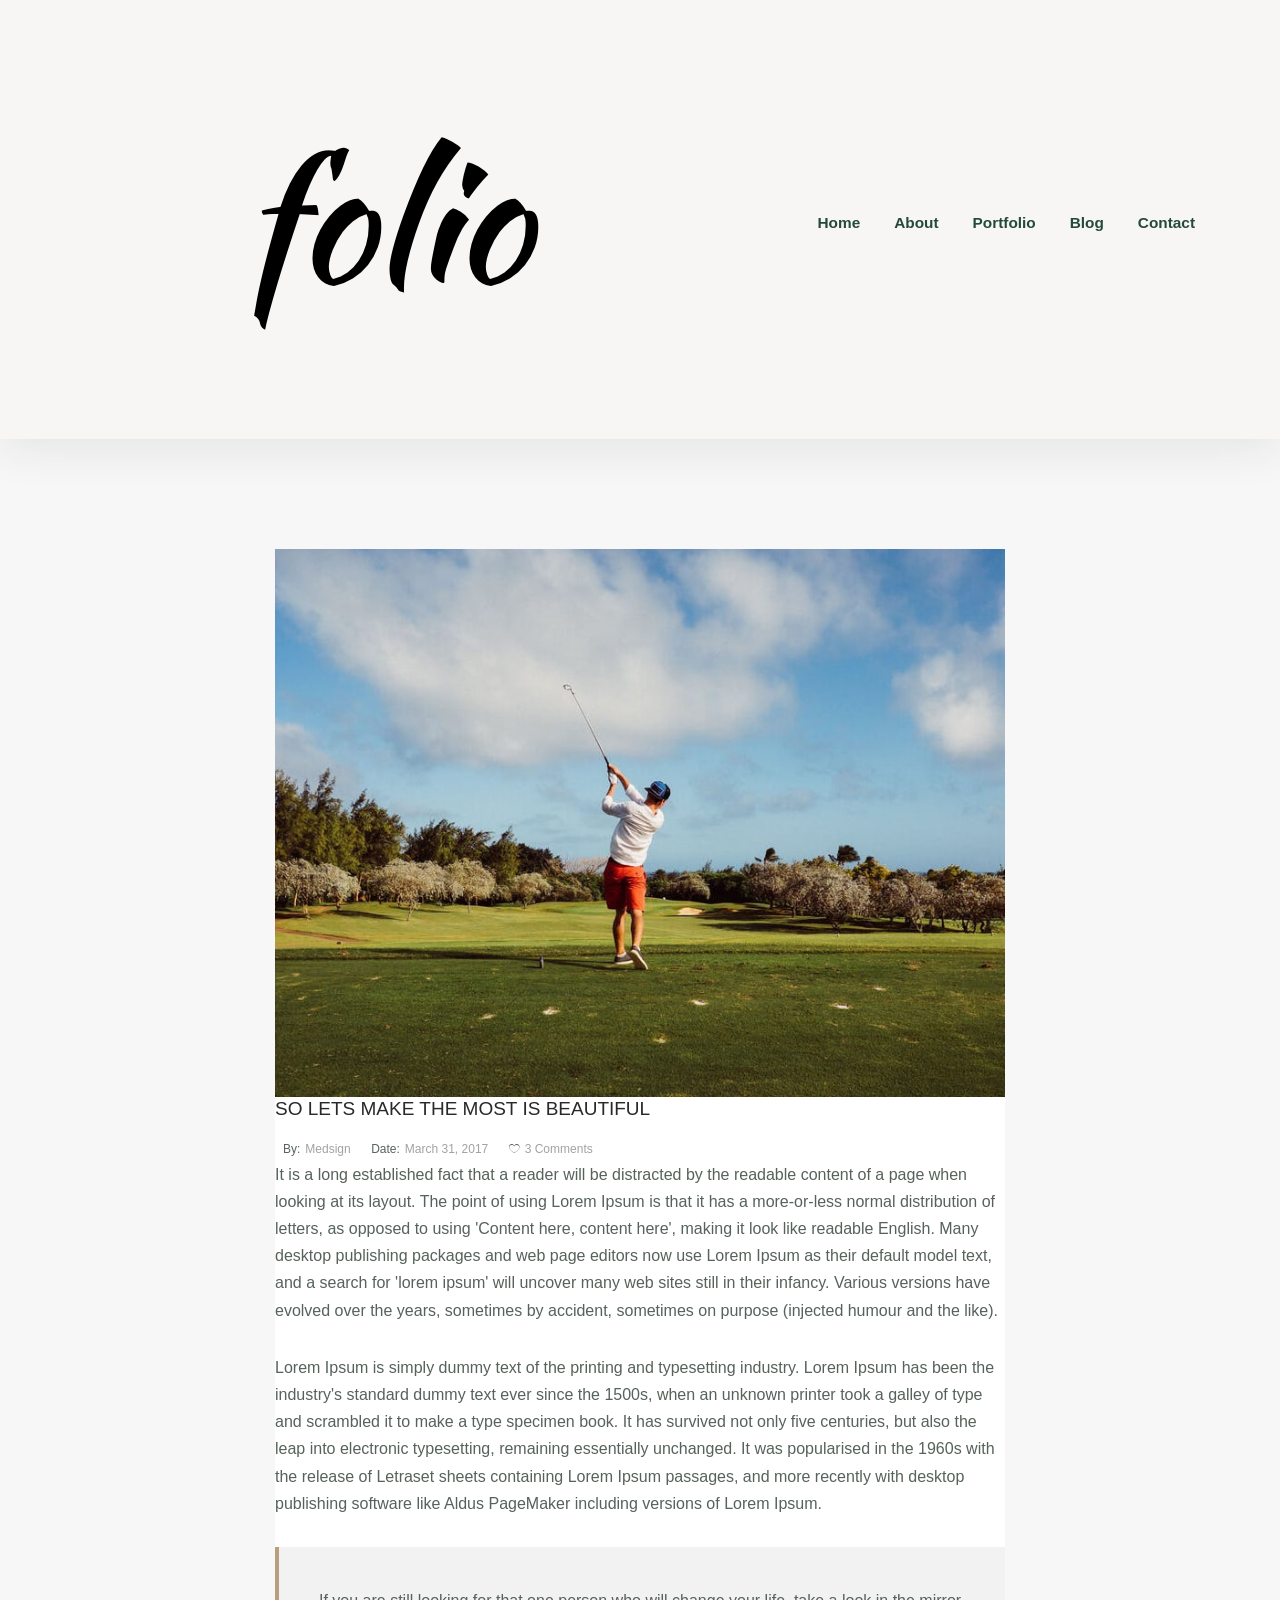
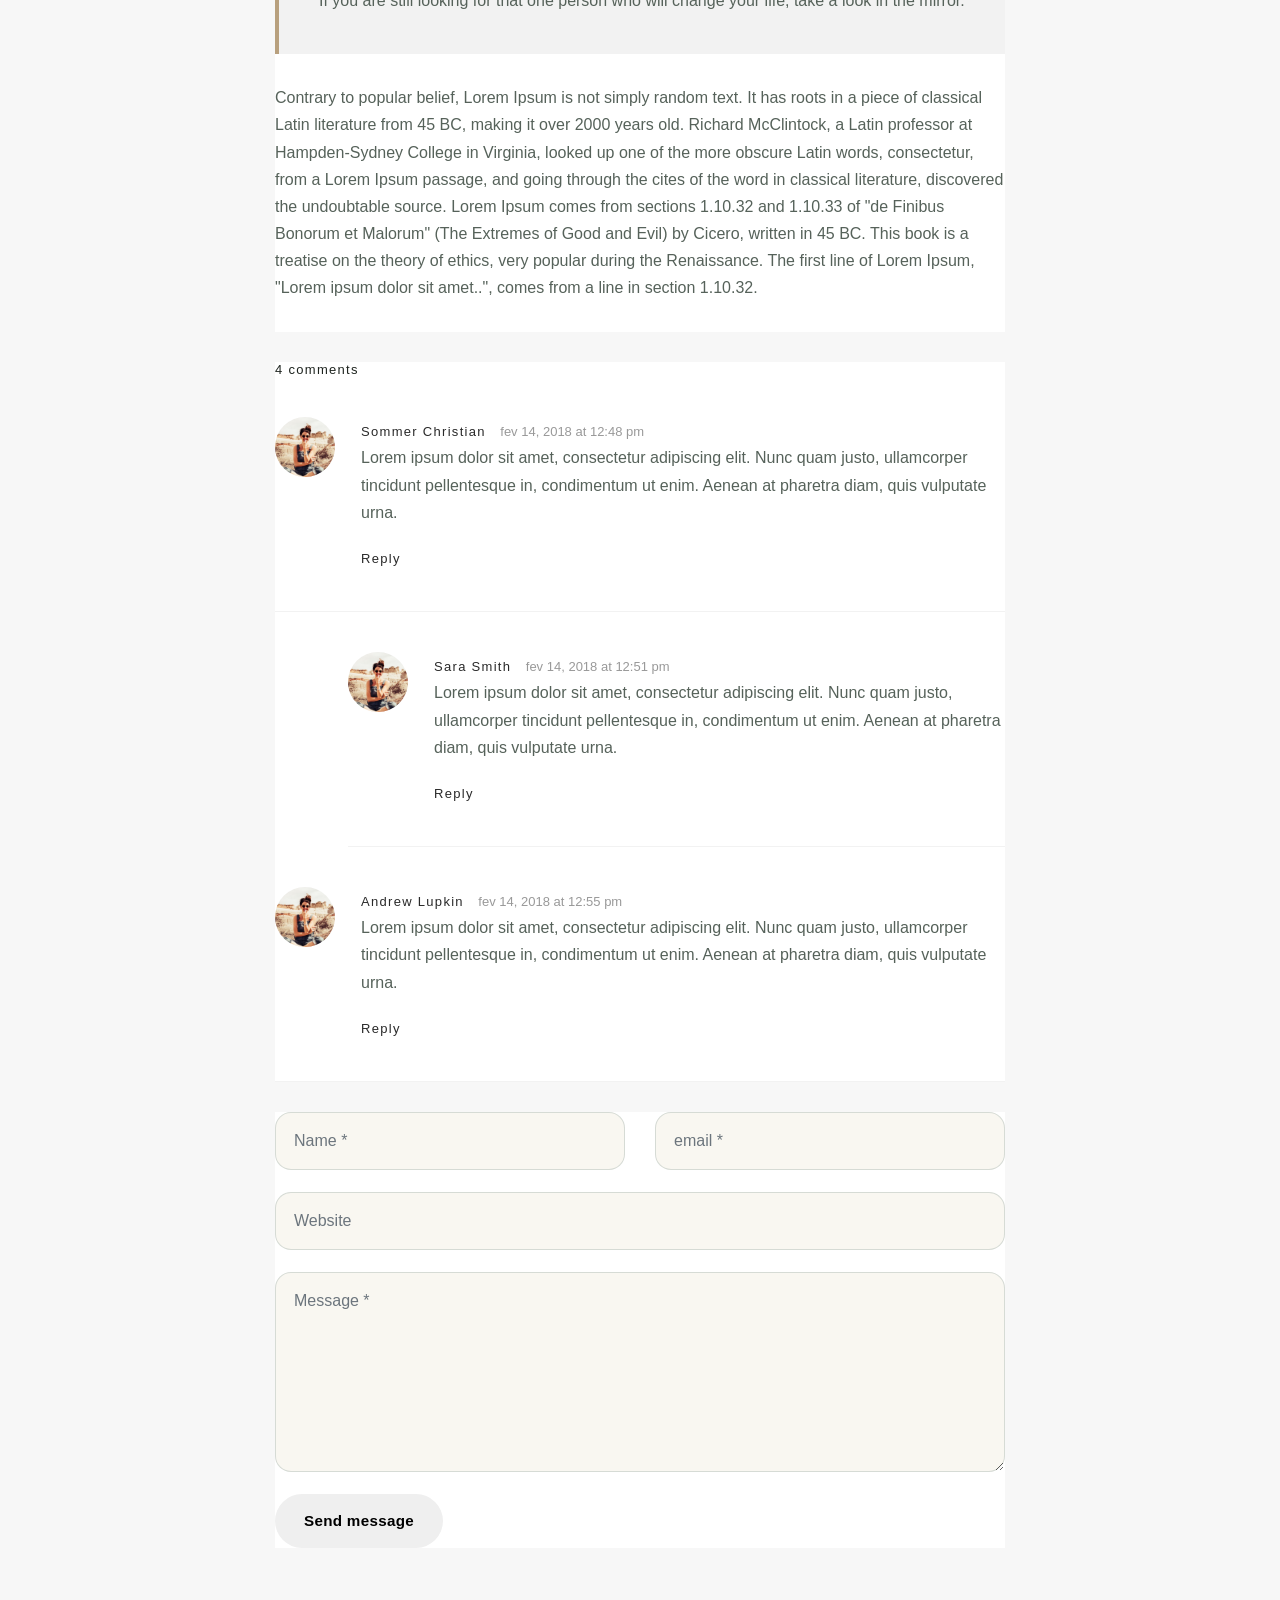
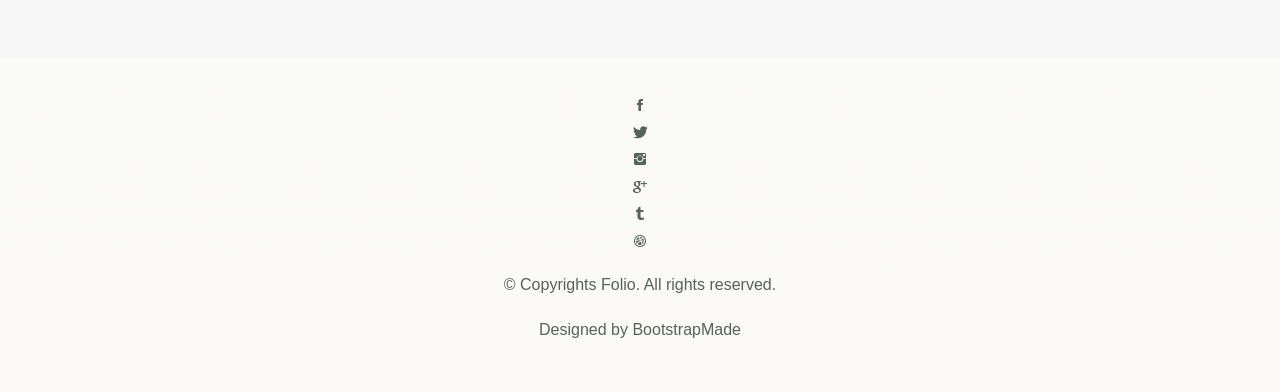
<file: blog-single.html>
<!DOCTYPE html>
<html lang="en">

<head>
  <!-- meta -->
  <meta charset="utf-8">
  <meta content="width=device-width, initial-scale=1.0" name="viewport">

  <title>Folio - Blog Singlee</title>
  <meta content="" name="keywords">
  <meta content="" name="description">

  <!-- Google Fonts -->
  <link href="https://fonts.googleapis.com/css?family=Poppins:300,300i,400,400i,500,500i,600,600i,700,700i|Playfair+Display:400,400i,700,700i,900,900i" rel="stylesheet">

  <!-- Bootstrap CSS File -->
  <link href="lib/bootstrap/css/bootstrap.min.css" rel="stylesheet">

  <!-- Libraries CSS Files -->
  <link href="lib/ionicons/css/ionicons.min.css" rel="stylesheet">
  <link href="lib/owlcarousel/assets/owl.carousel.min.css" rel="stylesheet">
  <link href="lib/magnific-popup/magnific-popup.css" rel="stylesheet">
  <link href="lib/hover/hover.min.css" rel="stylesheet">

  <!-- Blog Stylesheet File -->
  <link href="css/blog.css" rel="stylesheet">

  <!-- Main Stylesheet File -->
  <link href="css/style.css" rel="stylesheet">

  <!-- Responsive css -->
  <link href="css/responsive.css" rel="stylesheet">

  <!-- Favicon -->
  <link rel="shortcut icon" href="images/favicon.png">

  <!-- =======================================================
    Theme Name: Folio
    Theme URL: https://bootstrapmade.com/folio-bootstrap-portfolio-template/
    Author: BootstrapMade.com
    Author URL: https://bootstrapmade.com
  ======================================================= -->
</head>

<body>

  <!-- start section navbar -->
  <nav id="main-nav-subpage" class="subpage-nav">
    <div class="row">
      <div class="container">

        <div class="logo">
          <a href="index.html"><img src="images/logo.png" alt="logo"></a>
        </div>

        <div class="responsive"><i data-icon="m" class="ion-navicon-round"></i></div>

        <ul class="nav-menu list-unstyled">
          <li><a href="#homee" class="smoothScroll">Home</a></li>
          <li><a href="#about" class="smoothScroll">About</a></li>
          <li><a href="#portfolio" class="smoothScroll">Portfolio</a></li>
          <li><a href="#blog" class="smoothScroll">Blog</a></li>
          <li><a href="#contact" class="smoothScroll">Contact</a></li>
        </ul>
      </div>
    </div>
  </nav>
  <!-- End section navbar -->
  <!-- start section main content -->
  <div class="main-content paddsection">
    <div class="container">
      <div class="row justify-content-center">
        <div class="col-md-8 col-md-offset-2">
          <div class="row">
            <div class="container-main single-main">
              <div class="col-md-12">
                <div class="block-main mb-30">
                  <img src="images/blog-post-big.jpg" class="img-responsive" alt="reviews2">
                  <div class="content-main single-post padDiv">
                    <div class="journal-txt">
                      <h4><a href="#">SO LETS MAKE THE MOST IS BEAUTIFUL</a></h4>
                    </div>
                    <div class="post-meta">
                      <ul class="list-unstyled mb-0">
                        <li class="author">by:<a href="#">medsign</a></li>
                        <li class="date">date:<a href="#">March 31, 2017</a></li>
                        <li class="commont"><i class="ion-ios-heart-outline"></i><a href="#">3 Comments</a></li>
                      </ul>
                    </div>
                    <p class="mb-30">It is a long established fact that a reader will be distracted by the readable content of a page when looking at its layout. The point of using Lorem Ipsum is that it has a more-or-less normal distribution of letters, as opposed to
                      using 'Content here, content here', making it look like readable English. Many desktop publishing packages and web page editors now use Lorem Ipsum as their default model text, and a search for 'lorem ipsum' will uncover many web
                      sites still in their infancy. Various versions have evolved over the years, sometimes by accident, sometimes on purpose (injected humour and the like).</p>
                    <p class="mb-30">Lorem Ipsum is simply dummy text of the printing and typesetting industry. Lorem Ipsum has been the industry's standard dummy text ever since the 1500s, when an unknown printer took a galley of type and scrambled it to make a type
                      specimen book. It has survived not only five centuries, but also the leap into electronic typesetting, remaining essentially unchanged. It was popularised in the 1960s with the release of Letraset sheets containing Lorem Ipsum passages,
                      and more recently with desktop publishing software like Aldus PageMaker including versions of Lorem Ipsum.</p>
                    <blockquote>If you are still looking for that one person who will change your life, take a look in the mirror.</blockquote>
                    <p class="mb-30">Contrary to popular belief, Lorem Ipsum is not simply random text. It has roots in a piece of classical Latin literature from 45 BC, making it over 2000 years old. Richard McClintock, a Latin professor at Hampden-Sydney College in
                      Virginia, looked up one of the more obscure Latin words, consectetur, from a Lorem Ipsum passage, and going through the cites of the word in classical literature, discovered the undoubtable source. Lorem Ipsum comes from sections
                      1.10.32 and 1.10.33 of "de Finibus Bonorum et Malorum" (The Extremes of Good and Evil) by Cicero, written in 45 BC. This book is a treatise on the theory of ethics, very popular during the Renaissance. The first line of Lorem Ipsum,
                      "Lorem ipsum dolor sit amet..", comes from a line in section 1.10.32.</p>
                  </div>
                </div>
              </div>
              <div class="col-md-12">
                <div class="comments text-left padDiv mb-30">
                  <div class="entry-comments">
                    <h6 class="mb-30">4 comments</h6>
                    <ul class="entry-comments-list list-unstyled">
                      <li>
                        <div class="entry-comments-item">
                          <img src="images/avatar.jpg" class="entry-comments-avatar" alt="">
                          <div class="entry-comments-body">
                            <span class="entry-comments-author">Sommer Christian</span>
                            <span><a href="#">fev 14, 2018 at 12:48 pm</a></span>
                            <p class="mb-10">Lorem ipsum dolor sit amet, consectetur adipiscing elit. Nunc quam justo, ullamcorper tincidunt pellentesque in, condimentum ut enim. Aenean at pharetra diam, quis vulputate urna. </p>
                            <a class="rep" href="#">Reply</a>
                          </div>
                        </div>
                        <ul class="entry-comments-reply list-unstyled">
                          <li>
                            <div class="entry-comments-item">
                              <img src="images/avatar.jpg" class="entry-comments-avatar" alt="">
                              <div class="entry-comments-body">
                                <span class="entry-comments-author">Sara Smith</span>
                                <span><a href="#">fev 14, 2018 at 12:51 pm</a></span>
                                <p class="mb-10">Lorem ipsum dolor sit amet, consectetur adipiscing elit. Nunc quam justo, ullamcorper tincidunt pellentesque in, condimentum ut enim. Aenean at pharetra diam, quis vulputate urna.</p>
                                <a class="rep" href="#">Reply</a>
                              </div>
                            </div>
                          </li>
                        </ul>
                      </li>
                      <li>
                        <div class="entry-comments-item">
                          <img src="images/avatar.jpg" class="entry-comments-avatar" alt="">
                          <div class="entry-comments-body">
                            <span class="entry-comments-author">Andrew Lupkin</span>
                            <span><a href="#">fev 14, 2018 at 12:55 pm</a></span>
                            <p class="mb-10">Lorem ipsum dolor sit amet, consectetur adipiscing elit. Nunc quam justo, ullamcorper tincidunt pellentesque in, condimentum ut enim. Aenean at pharetra diam, quis vulputate urna. </p>
                            <a class="rep" href="#">Reply</a>
                          </div>
                        </div>
                      </li>
                    </ul>
                  </div>
                </div>
              </div>
              <div class="col-lg-12">
                <div class="cmt padDiv">
                  <form id="comment-form" method="post" action="" role="form">
                    <div class="row">
                        <div class="col-lg-6">
                          <div class="form-group">
                            <input id="form_name" type="text" name="name" class="form-control" placeholder="Name *" required="required">
                          </div>
                        </div>
                        <div class="col-lg-6">
                          <div class="form-group">
                            <input id="form_email" type="email" name="email" class="form-control" placeholder="email *" required="required">
                          </div>
                        </div>
                        <div class="col-md-12">
                          <div class="form-group">
                            <input id="form_name" type="text" name="website" class="form-control" placeholder="Website">
                          </div>
                        </div>
                        <div class="col-lg-12">
                          <div class="form-group">
                            <textarea id="form_message" name="message" class="form-control" placeholder="Message *" style="height: 200px;" required="required"></textarea>
                          </div>
                        </div>
                        <div class="col-lg-12">
                          <input type="submit" class="btn btn-defeault btn-send" value="Send message">
                        </div>
                    </div>
                  </form>
                </div>
              </div>
            </div>
          </div>
        </div>
      </div>
    </div>
  </div>
  <!--  </div> -->
  <!-- start section main content -->

  <!-- start section footer -->
  <div id="footer" class="text-center">
    <div class="container">
      <div class="socials-media text-center">

        <ul class="list-unstyled">
          <li><a href="#"><i class="ion-social-facebook"></i></a></li>
          <li><a href="#"><i class="ion-social-twitter"></i></a></li>
          <li><a href="#"><i class="ion-social-instagram"></i></a></li>
          <li><a href="#"><i class="ion-social-googleplus"></i></a></li>
          <li><a href="#"><i class="ion-social-tumblr"></i></a></li>
          <li><a href="#"><i class="ion-social-dribbble"></i></a></li>
        </ul>

      </div>

      <p>&copy; Copyrights Folio. All rights reserved.</p>

      <div class="credits">
        <!--
          All the links in the footer should remain intact.
          You can delete the links only if you purchased the pro version.
          Licensing information: https://bootstrapmade.com/license/
          Purchase the pro version with working PHP/AJAX contact form: https://bootstrapmade.com/buy/?theme=Folio
        -->
        Designed by <a href="https://bootstrapmade.com/">BootstrapMade</a>
      </div>

    </div>
  </div>
  <!-- End section footer -->

  <!-- JavaScript Libraries -->
  <script src="lib/jquery/jquery.min.js"></script>
  <script src="lib/jquery/jquery-migrate.min.js"></script>
  <script src="lib/bootstrap/js/bootstrap.bundle.min.js"></script>
  <script src="lib/typed/typed.js"></script>
  <script src="lib/owlcarousel/owl.carousel.min.js"></script>
  <script src="lib/magnific-popup/magnific-popup.min.js"></script>
  <script src="lib/isotope/isotope.pkgd.min.js"></script>

  <!-- Contact Form JavaScript File -->
  <script src="contactform/contactform.js"></script>

  <!-- Template Main Javascript File -->
  <script src="js/main.js"></script>

</body>

</html>
</file>
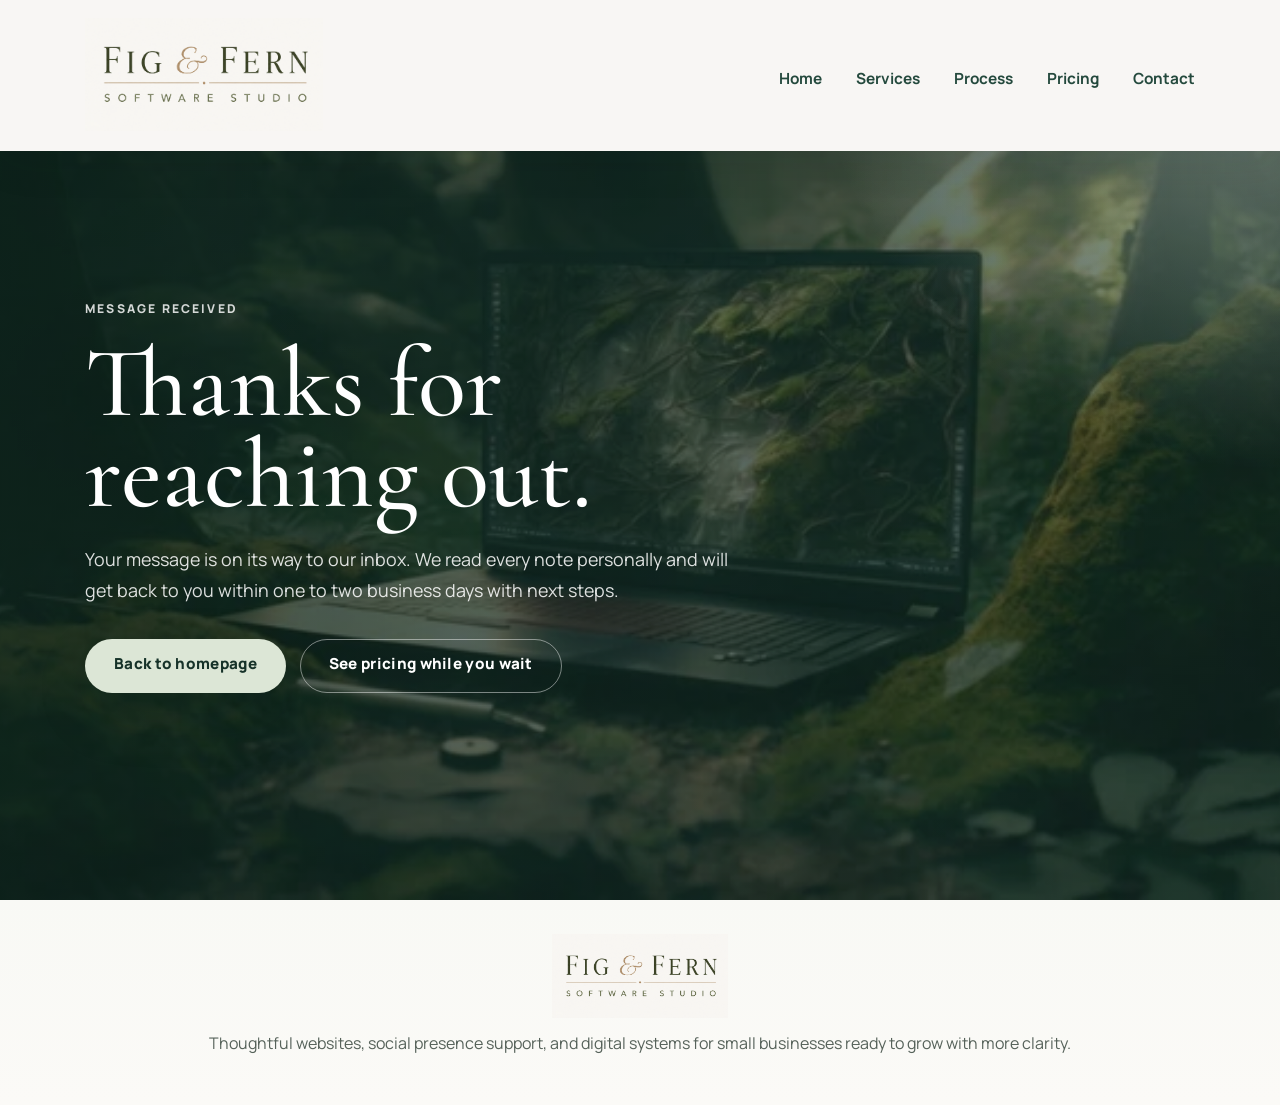
<file: thank-you.html>
<!doctype html>
<html lang="en">
  <head>
    <!-- Google tag (gtag.js) -->
    <script async src="https://www.googletagmanager.com/gtag/js?id=G-KV9ZY6RDH9"></script>
    <script>
      window.dataLayer = window.dataLayer || [];
      function gtag() {
        dataLayer.push(arguments);
      }
      gtag("js", new Date());

      gtag("config", "G-KV9ZY6RDH9");
    </script>

    <meta charset="utf-8" />
    <meta content="width=device-width, initial-scale=1.0" name="viewport" />

    <title>Thanks for reaching out | Fig and Fern Software Studio</title>
    <meta
      content="Thanks for contacting Fig and Fern Software Studio. We will be in touch soon."
      name="description"
    />
    <meta name="robots" content="noindex, follow" />
    <link rel="canonical" href="https://figfernstudio.com/thank-you.html" />

    <link
      href="https://fonts.googleapis.com/css2?family=Manrope:wght@400;500;600;700;800&family=Cormorant+Garamond:wght@500;600;700&display=swap"
      rel="stylesheet"
    />

    <link href="lib/bootstrap/css/bootstrap.min.css" rel="stylesheet" />
    <link href="lib/ionicons/css/ionicons.min.css" rel="stylesheet" />
    <link href="lib/hover/hover.min.css" rel="stylesheet" />
    <link href="css/style.css" rel="stylesheet" />
    <link href="css/responsive.css" rel="stylesheet" />
    <link rel="shortcut icon" href="images/favicon.ico" />
  </head>

  <body>
    <nav id="main-nav">
      <div class="row">
        <div class="container">
          <div class="logo">
            <a href="index.html" aria-label="Fig and Fern home">
              <img
                src="images/title-logo.png"
                alt="Fig and Fern Software Studio logo"
                class="navbar-logo"
              />
            </a>
          </div>

          <div class="responsive">
            <i data-icon="m" class="ion-navicon-round"></i>
          </div>

          <ul class="nav-menu list-unstyled">
            <li><a href="index.html#header">Home</a></li>
            <li><a href="index.html#services">Services</a></li>
            <li><a href="index.html#process">Process</a></li>
            <li><a href="index.html#pricing">Pricing</a></li>
            <li><a href="index.html#contact">Contact</a></li>
          </ul>
        </div>
      </div>
    </nav>

    <header id="header" class="home hero-section">
      <div class="hero-overlay"></div>
      <div class="container">
        <div class="header-content">
          <p class="eyebrow">Message received</p>
          <h1>Thanks for reaching out.</h1>
          <p class="hero-lead">
            Your message is on its way to our inbox. We read every note
            personally and will get back to you within one to two business
            days with next steps.
          </p>

          <div class="hero-actions">
            <a href="index.html" class="btn btn-primary">Back to homepage</a>
            <a href="index.html#pricing" class="btn btn-secondary"
              >See pricing while you wait</a
            >
          </div>
        </div>
      </div>
    </header>

    <footer id="footer" class="text-center">
      <div class="container">
        <p class="footer-brand">
          <img
            src="images/title-logo.png"
            alt="Fig and Fern Software Studio logo"
            class="footer-logo"
          />
        </p>
        <p class="footer-copy">
          Thoughtful websites, social presence support, and digital systems for
          small businesses ready to grow with more clarity.
        </p>
      </div>
    </footer>

    <script src="lib/jquery/jquery.min.js"></script>
    <script src="lib/jquery/jquery-migrate.min.js"></script>
    <script src="lib/bootstrap/js/bootstrap.bundle.min.js"></script>
    <script src="js/main.js"></script>
  </body>
</html>
</file>
<file: css/style.css>
html {
  scroll-behavior: smooth;
}

:root {
  --forest: #163229;
  --forest-soft: #24493d;
  --fern: #6f8f63;
  --sage: #dce6d6;
  --cream: #f7f3ea;
  --mist: #edf2eb;
  --ink: #1e241f;
  --copy: #56625a;
  --white: #ffffff;
  --shadow: 0 22px 60px rgba(17, 33, 27, 0.12);
  --radius-lg: 28px;
  --radius-md: 20px;
  --radius-sm: 14px;
}

*,
*::before,
*::after {
  box-sizing: border-box;
}

body {
  margin: 0;
  background: linear-gradient(180deg, #f8f5ee 0%, #f3f7f1 45%, #fbfaf7 100%);
  color: var(--copy);
  font-family: "Manrope", sans-serif;
  font-size: 16px;
  line-height: 1.7;
  overflow-x: hidden;
}

h1,
h2,
h3,
h4,
h5,
h6 {
  margin: 0;
  color: var(--ink);
}

h1,
h2 {
  font-family: "Cormorant Garamond", serif;
}

a {
  color: inherit;
  text-decoration: none !important;
  transition:
    color 0.25s ease,
    opacity 0.25s ease,
    transform 0.25s ease;
}

a:hover,
a:focus {
  color: var(--forest-soft);
}

p {
  margin: 0 0 18px;
}

img {
  max-width: 100%;
  display: block;
}

::selection {
  background: var(--fern);
  color: var(--white);
}

.paddsection {
  padding: 110px 0;
  position: relative;
}

.section-title {
  max-width: 760px;
  margin: 0 auto 60px;
}

.section-title h2 {
  font-size: clamp(2.3rem, 5vw, 3.7rem);
  line-height: 0.98;
  margin-bottom: 16px;
}

.section-kicker,
.eyebrow,
.mini-label,
.plan-badge {
  letter-spacing: 0.18em;
  text-transform: uppercase;
  font-size: 0.76rem;
  font-weight: 800;
}

.section-kicker,
.eyebrow,
.mini-label {
  color: var(--forest-soft);
}

.section-intro {
  font-size: 1.07rem;
  color: var(--copy);
}

.mb-30 {
  margin-bottom: 30px;
}

nav {
  position: fixed;
  top: 0;
  width: 100%;
  z-index: 1000;
  padding: 18px 0;
  display: block;
  background: rgba(248, 246, 244, 1);
  backdrop-filter: blur(14px);
  box-shadow: 0 12px 40px rgba(18, 34, 28, 0.08);
}

nav,
nav *,
#main-nav,
#main-nav * {
  animation: none !important;
  transition: none !important;
}

nav .container {
  display: flex;
  align-items: center;
  justify-content: space-between;
}

.logo {
  float: left;
  line-height: 1;
}

.logo a {
  display: inline-block;
  font-family: "Cormorant Garamond", serif;
  font-size: 2rem;
  color: var(--forest);
}

.navbar-logo {
  display: block;
  width: auto;
  height: 113px;
}

.nav-menu {
  float: right;
  margin: 8px 0 0;
  padding: 0;
}

nav ul li {
  float: left;
  margin-left: 34px;
  list-style: none;
}

nav ul li a {
  display: block;
  color: var(--forest-soft);
  font-size: 0.96rem;
  font-weight: 700;
}

.responsive {
  display: none;
  width: 48px;
  height: 48px;
  align-items: center;
  justify-content: center;
  border-radius: 50%;
  font-size: 1.7rem;
  color: var(--forest);
  background: rgba(220, 230, 214, 0.55);
  border: 1px solid rgba(36, 73, 61, 0.12);
}

.active {
  color: var(--forest);
}

.hero-section {
  min-height: 100vh;
  position: relative;
  background:
    radial-gradient(
      circle at top right,
      rgba(220, 230, 214, 0.6),
      transparent 30%
    ),
    linear-gradient(120deg, rgba(14, 40, 31, 0.82), rgba(20, 50, 41, 0.55)),
    url("../images/laptopforest.jpg") center center / cover no-repeat;
}

.hero-overlay {
  position: absolute;
  inset: 0;
  background:
    linear-gradient(180deg, rgba(14, 30, 24, 0.12), rgba(14, 30, 24, 0.3)),
    url("../assets/images/bg-pattern.png") center center / 240px;
  opacity: 0.18;
  pointer-events: none;
}

#header .header-content {
  min-height: 100vh;
  position: relative;
  z-index: 1;
  display: flex;
  flex-direction: column;
  justify-content: center;
  padding: 200px 0 60px;
  max-width: 760px;
}

.eyebrow {
  color: rgba(255, 255, 255, 0.82);
  margin-bottom: 18px;
}

.header-content h1 {
  color: var(--white);
  font-size: clamp(3.5rem, 8vw, 6.2rem);
  line-height: 0.92;
  max-width: 720px;
  margin-bottom: 24px;
}

.hero-lead {
  color: rgba(255, 255, 255, 0.86);
  font-size: 1.12rem;
  max-width: 650px;
  margin-bottom: 34px;
}

.hero-actions {
  display: flex;
  flex-wrap: wrap;
  gap: 14px;
  margin-bottom: 48px;
}

.btn {
  min-height: 54px;
  border: 1px solid transparent;
  border-radius: 999px;
  padding: 15px 28px;
  font-size: 0.95rem;
  font-weight: 800;
  letter-spacing: 0.02em;
  text-transform: none;
  line-height: 1.2;
  transition:
    transform 0.25s ease,
    box-shadow 0.25s ease,
    background 0.25s ease,
    color 0.25s ease,
    border-color 0.25s ease;
}

.btn:hover,
.btn:focus {
  transform: translateY(-2px);
  color: var(--white);
}

.btn-primary {
  background: var(--sage);
  color: var(--forest);
  box-shadow: var(--shadow);
}

.btn-primary:hover,
.btn-primary:focus {
  background: #e5eedf;
  color: var(--forest);
}

.btn-secondary {
  background: transparent;
  color: var(--forest);
  border-color: rgba(36, 73, 61, 0.22);
}

.btn-secondary:hover,
.btn-secondary:focus {
  background: rgba(220, 230, 214, 0.45);
  border-color: rgba(36, 73, 61, 0.32);
  color: var(--forest);
}

.hero-actions .btn-secondary {
  color: var(--white);
  border-color: rgba(255, 255, 255, 0.45);
}

.hero-actions .btn-secondary:hover,
.hero-actions .btn-secondary:focus {
  background: rgba(255, 255, 255, 0.12);
  border-color: rgba(255, 255, 255, 0.72);
  color: var(--white);
}

.hero-metrics {
  display: grid;
  grid-template-columns: repeat(3, minmax(0, 1fr));
  gap: 18px;
}

.metric-card {
  padding: 24px;
  border-radius: var(--radius-md);
  background: rgba(250, 248, 242, 0.12);
  border: 1px solid rgba(255, 255, 255, 0.16);
  backdrop-filter: blur(10px);
}

.metric-card strong {
  display: block;
  color: var(--white);
  font-size: 1rem;
  margin-bottom: 8px;
}

.metric-card span {
  color: rgba(255, 255, 255, 0.8);
  font-size: 0.94rem;
}

.story-section {
  overflow: hidden;
}

.story-card {
  padding: 38px;
  border-radius: var(--radius-lg);
  background: rgba(255, 255, 255, 0.82);
  box-shadow: var(--shadow);
}

.story-card h2 {
  font-size: clamp(2.3rem, 5vw, 3.8rem);
  line-height: 0.98;
  margin: 14px 0 24px;
}

.story-grid {
  display: grid;
  grid-template-columns: repeat(2, minmax(0, 1fr));
  gap: 22px;
}

.story-panel,
.service-card,
.pricing-card,
.contact-form-card,
.testimonial-shell {
  background: rgba(255, 255, 255, 0.82);
  border: 1px solid rgba(36, 73, 61, 0.09);
  box-shadow: var(--shadow);
}

.story-panel {
  padding: 28px;
  border-radius: var(--radius-md);
}

.panel-number {
  display: inline-flex;
  width: 46px;
  height: 46px;
  align-items: center;
  justify-content: center;
  border-radius: 50%;
  margin-bottom: 18px;
  background: var(--mist);
  color: var(--forest-soft);
  font-weight: 800;
}

.story-panel h3,
.service-card h3,
.process-step h3,
.pricing-card h3 {
  font-size: 1.55rem;
  margin-bottom: 12px;
}

.accent-panel {
  background: linear-gradient(
    135deg,
    var(--forest) 0%,
    var(--forest-soft) 100%
  );
}

.accent-panel h3,
.accent-panel p,
.accent-panel .mini-label {
  color: var(--white);
}

.service-card {
  height: 100%;
  padding: 32px 28px;
  border-radius: var(--radius-md);
  transition:
    transform 0.25s ease,
    box-shadow 0.25s ease;
}

.service-card:hover {
  transform: translateY(-6px);
}

.service-card i {
  display: inline-flex;
  width: 58px;
  height: 58px;
  align-items: center;
  justify-content: center;
  border-radius: 50%;
  margin-bottom: 18px;
  background: var(--mist);
  color: var(--forest);
  font-size: 1.7rem;
}

.process-section {
  background: linear-gradient(
    180deg,
    rgba(220, 230, 214, 0.35) 0%,
    rgba(247, 243, 234, 0.18) 100%
  );
}

.process-steps {
  display: grid;
  grid-template-columns: repeat(4, minmax(0, 1fr));
  gap: 22px;
}

.process-step {
  padding: 30px 26px;
  border-top: 3px solid var(--fern);
  border-radius: 0 0 var(--radius-md) var(--radius-md);
  background: rgba(255, 255, 255, 0.7);
}

.process-step span {
  display: block;
  color: var(--fern);
  font-size: 0.84rem;
  font-weight: 800;
  letter-spacing: 0.16em;
  margin-bottom: 14px;
}

.pricing-section {
  overflow: hidden;
}

.pricing-card {
  height: 100%;
  padding: 34px 30px;
  border-radius: var(--radius-lg);
  position: relative;
  display: flex;
  flex-direction: column;
}

.plan-list {
  flex-grow: 1;
}

.featured-plan {
  background: linear-gradient(180deg, #fdfcf8 0%, #edf4ea 100%);
  border-color: rgba(111, 143, 99, 0.28);
  transform: translateY(-8px);
}

.plan-badge {
  display: inline-block;
  margin-bottom: 16px;
  color: var(--fern);
}

.plan-name {
  color: var(--forest-soft);
  font-size: 0.9rem;
  font-weight: 800;
  letter-spacing: 0.16em;
  text-transform: uppercase;
  margin-bottom: 12px;
}

.pricing-card h3 {
  font-family: "Manrope", sans-serif;
  font-size: 2.3rem;
  margin-bottom: 16px;
}

.plan-summary {
  min-height: 84px;
}

.plan-list {
  margin: 26px 0 32px;
  padding: 0;
}

.plan-list li {
  position: relative;
  padding-left: 28px;
  margin-bottom: 14px;
}

.plan-list li::before {
  content: "";
  position: absolute;
  left: 0;
  top: 11px;
  width: 12px;
  height: 12px;
  border-radius: 50%;
  background: var(--fern);
  box-shadow: 0 0 0 5px rgba(111, 143, 99, 0.16);
}

.plan-cta {
  width: 100%;
  text-align: center;
}

.testimonial-section {
  padding-top: 30px;
}

.testimonial-shell {
  padding: 48px;
  border-radius: var(--radius-lg);
  text-align: center;
  background: linear-gradient(
    135deg,
    rgba(255, 255, 255, 0.94) 0%,
    rgba(236, 244, 233, 0.9) 100%
  );
}

.testimonial-shell h2 {
  font-size: clamp(2.1rem, 5vw, 3.4rem);
  line-height: 1.02;
  margin: 12px auto 18px;
  max-width: 760px;
}

.contact-section {
  padding-top: 80px;
}

.contact-copy h2 {
  font-size: clamp(2.3rem, 5vw, 3.6rem);
  line-height: 0.98;
  margin: 14px 0 20px;
}

.contact-details {
  list-style: none;
  padding: 0;
  margin: 28px 0 0;
}

.contact-details li {
  margin-bottom: 10px;
  color: var(--forest-soft);
  font-weight: 600;
}

.contact-form-card {
  padding: 34px;
  border-radius: var(--radius-lg);
}

.form-group {
  margin-bottom: 22px;
}

.form-group label {
  display: block;
  margin-bottom: 10px;
  color: var(--forest-soft);
  font-size: 0.92rem;
  font-weight: 700;
}

.form-control {
  width: 100%;
  min-height: 56px;
  background: rgba(248, 245, 238, 0.8);
  border: 1px solid rgba(36, 73, 61, 0.16);
  border-radius: 16px;
  color: var(--ink);
  font-size: 1rem;
  font-weight: 500;
  padding: 16px 18px;
  text-transform: none;
  letter-spacing: 0;
  box-shadow: none;
}

textarea.form-control {
  min-height: 180px;
  resize: vertical;
}

.form-control:focus {
  outline: none;
  border-color: var(--fern);
  box-shadow: 0 0 0 4px rgba(111, 143, 99, 0.12);
  background: var(--white);
}

.form-note {
  margin-top: 16px;
  font-size: 0.94rem;
}

.btn-send {
  cursor: pointer;
}

.toast-overlay {
  position: fixed;
  inset: 0;
  z-index: 9998;
  background: rgba(17, 33, 27, 0.55);
  backdrop-filter: blur(2px);
  opacity: 0;
  pointer-events: none;
  transition: opacity 0.3s ease;
}

.toast-overlay.is-visible {
  opacity: 1;
  pointer-events: auto;
}

.toast {
  position: fixed;
  top: 50%;
  left: 50%;
  z-index: 9999;
  display: flex;
  flex-direction: column;
  align-items: center;
  text-align: center;
  gap: 6px;
  width: 92%;
  max-width: 440px;
  padding: 44px 36px 36px;
  background: var(--white);
  border-radius: var(--radius-lg);
  box-shadow: 0 30px 80px rgba(17, 33, 27, 0.35);
  border-top: 6px solid var(--fern);
  transform: translate(-50%, -50%) scale(0.9);
  opacity: 0;
  pointer-events: none;
  transition: transform 0.3s ease, opacity 0.3s ease, border-color 0.3s ease;
}

.toast.is-error {
  border-top-color: #b5502f;
}

.toast.is-visible {
  transform: translate(-50%, -50%) scale(1);
  opacity: 1;
  pointer-events: auto;
}

.toast-icon {
  flex-shrink: 0;
  width: 64px;
  height: 64px;
  border-radius: 50%;
  background: var(--fern);
  color: var(--white);
  display: flex;
  align-items: center;
  justify-content: center;
  font-size: 30px;
  font-weight: 700;
  margin-bottom: 14px;
}

.toast-icon-error {
  background: #b5502f;
}

.toast-body {
  width: 100%;
}

.toast-title {
  color: var(--forest);
  font-weight: 800;
  font-size: 1.35rem;
  margin-bottom: 10px;
}

.toast-message {
  font-size: 1.02rem;
  color: var(--copy);
  line-height: 1.6;
}

.toast-confirm {
  margin-top: 26px;
  width: 100%;
}

.toast-close {
  position: absolute;
  top: 16px;
  right: 20px;
  background: none;
  border: none;
  color: var(--copy);
  font-size: 1.3rem;
  line-height: 1;
  cursor: pointer;
  padding: 4px;
}

@media (max-width: 480px) {
  .toast {
    padding: 36px 24px 28px;
  }
}

.toast--form {
  align-items: stretch;
  text-align: left;
  gap: 0;
}

.toast--form .toast-title {
  padding-right: 24px;
}

.toast--wide {
  max-width: 560px;
}

.plan-form {
  margin-top: 18px;
}

.plan-form .form-group {
  margin-bottom: 18px;
}

.plan-form-actions {
  display: flex;
  gap: 12px;
  flex-wrap: wrap;
}

.plan-form-actions .btn {
  flex: 1;
  min-width: 140px;
}

.plan-form .form-note {
  min-height: 1.4em;
}

#footer {
  padding: 34px 0 48px;
}

.footer-brand {
  margin-bottom: 12px;
}

.footer-logo {
  width: auto;
  height: 84px;
  margin: 0 auto;
}

.footer-copy {
  margin-bottom: 0;
}
</file>
<file: css/responsive.css>
@media (max-width: 1199px) {
  .hero-metrics,
  .process-steps {
    grid-template-columns: repeat(2, minmax(0, 1fr));
  }

  .story-grid {
    margin-top: 34px;
  }
}

@media (max-width: 991px) {
  nav {
    padding: 12px;
  }

  .logo a {
    min-height: 48px;
    display: inline-flex;
    align-items: center;
  }

  .nav-menu {
    display: none;
    float: none;
    width: 100%;
    margin-top: 18px;
    padding: 16px 0 6px;
    border-top: 1px solid rgba(36, 73, 61, 0.12);
  }

  .nav-menu li {
    float: none;
    margin: 0;
    text-align: left;
    padding: 0;
  }

  .nav-menu li a {
    padding: 14px 6px;
    font-size: 1rem;
  }

  .responsive {
    display: inline-flex;
    float: right;
    cursor: pointer;
  }

  .paddsection {
    padding: 90px 0;
  }

  #header .header-content {
    padding-top: 180px;
  }

  .story-card {
    margin-bottom: 30px;
  }

  .contact-copy {
    margin-bottom: 30px;
  }
}

@media (max-width: 767px) {
  .header-content h1 {
    font-size: 3.4rem;
  }

  .hero-lead {
    font-size: 1rem;
  }

  .hero-metrics,
  .story-grid,
  .process-steps {
    grid-template-columns: 1fr;
  }

  .hero-actions {
    flex-direction: column;
    align-items: stretch;
  }

  .hero-actions .btn {
    width: 100%;
    text-align: center;
  }

  .story-card,
  .story-panel,
  .service-card,
  .pricing-card,
  .contact-form-card,
  .testimonial-shell {
    padding: 26px;
  }

  .featured-plan {
    transform: none;
  }

  .section-title {
    margin-bottom: 44px;
  }
}

@media (max-width: 575px) {
  .logo a {
    font-size: 1.55rem;
  }

  .responsive {
    width: 44px;
    height: 44px;
    font-size: 1.5rem;
  }

  .header-content h1 {
    font-size: 2.9rem;
  }

  .contact-form-card {
    padding: 22px;
  }
}
</file>
<file: css/blog.css>
/*-----------------------------------------------------------------------------------*/

/*  -  Navbar fixd page
/*-----------------------------------------------------------------------------------*/

.subpage-nav {
  display: block !important;
  position: relative;
}

/*-----------------------------------------------------------------------------------*/

/*  /* Single page */

/*-----------------------------------------------------------------------------------*/

/* main content */

.main-content {
  background: #f7f7f7;
}

.main-content .container-main {
  display: inline-block;
  width: 100%;
}

.main-content .container-main .block-main {
  margin-bottom: 30px;
  overflow: hidden;
}

.container-main .block-main .content-main {
  background: #fff none repeat scroll 0 0;
  display: inline-block;
  width: 100%;
}

.journal-txt h4 a {
  display: block;
  font-size: 19px;
  line-height: 24px;
  margin: 0 0 13px 0;
  font-weight: 500;
  color: #292929;
  -moz-transition: all 0.5s ease-in-out 0s;
  -ms-transition: all 0.5s ease-in-out 0s;
  -o-transition: all 0.5s ease-in-out 0s;
  -webkit-transition: all 0.5s ease-in-out 0s;
  transition: all 0.5s ease-in-out 0s;
}

.journal-txt h4 a:hover {
  color: #b8a07e;
  -moz-transition: all 0.5s ease-in-out 0s;
  -ms-transition: all 0.5s ease-in-out 0s;
  -o-transition: all 0.5s ease-in-out 0s;
  -webkit-transition: all 0.5s ease-in-out 0s;
  transition: all 0.5s ease-in-out 0s;
}

.post-meta ul li {
  font-size: 12px;
  font-weight: normal;
  margin-left: 8px;
  margin-right: 8px;
  text-transform: capitalize;
  display: inline-block;
  float: none;
}

.content-main .post-meta a {
  color: #a2a2a2;
  margin-left: 5px;
}

/* Commonts */

.comments {
  background: #fff;
}

.entry-comments h6 {
  margin-right: 10px;
  font-size: 13px;
  letter-spacing: 0.1em;
  font-weight: 500;
}

.entry-comments-item {
  margin-top: 40px;
  padding-bottom: 40px;
  border-bottom: 1px solid #f2f2f2;
}

.entry-comments-avatar {
  position: absolute;
  display: block;
  border-radius: 50%;
  width: 60px;
  height: 60px;
}

.entry-comments-body {
  padding-left: 86px;
}

.entry-comments-author {
  margin-right: 10px;
  font-size: 13px;
  color: #292929;
  letter-spacing: 0.1em;
  font-weight: 500;
}

.rep {
  font-size: 13px;
  color: #292929;
  letter-spacing: 0.1em;
  font-weight: 500;
  text-transform: capitalize;
}

.entry-comments span a {
  font-size: 13px;
  color: #999;
}

.entry-comments-reply {
  padding-left: 10%;
}

/* Commonts form */

.cmt {
  background: #fff;
}

blockquote {
  padding: 40px;
  background-color: #f2f2f2;
  margin: 30px 0;
  border: none;
  border-left: 4px solid #b8a07e;
}
</file>
